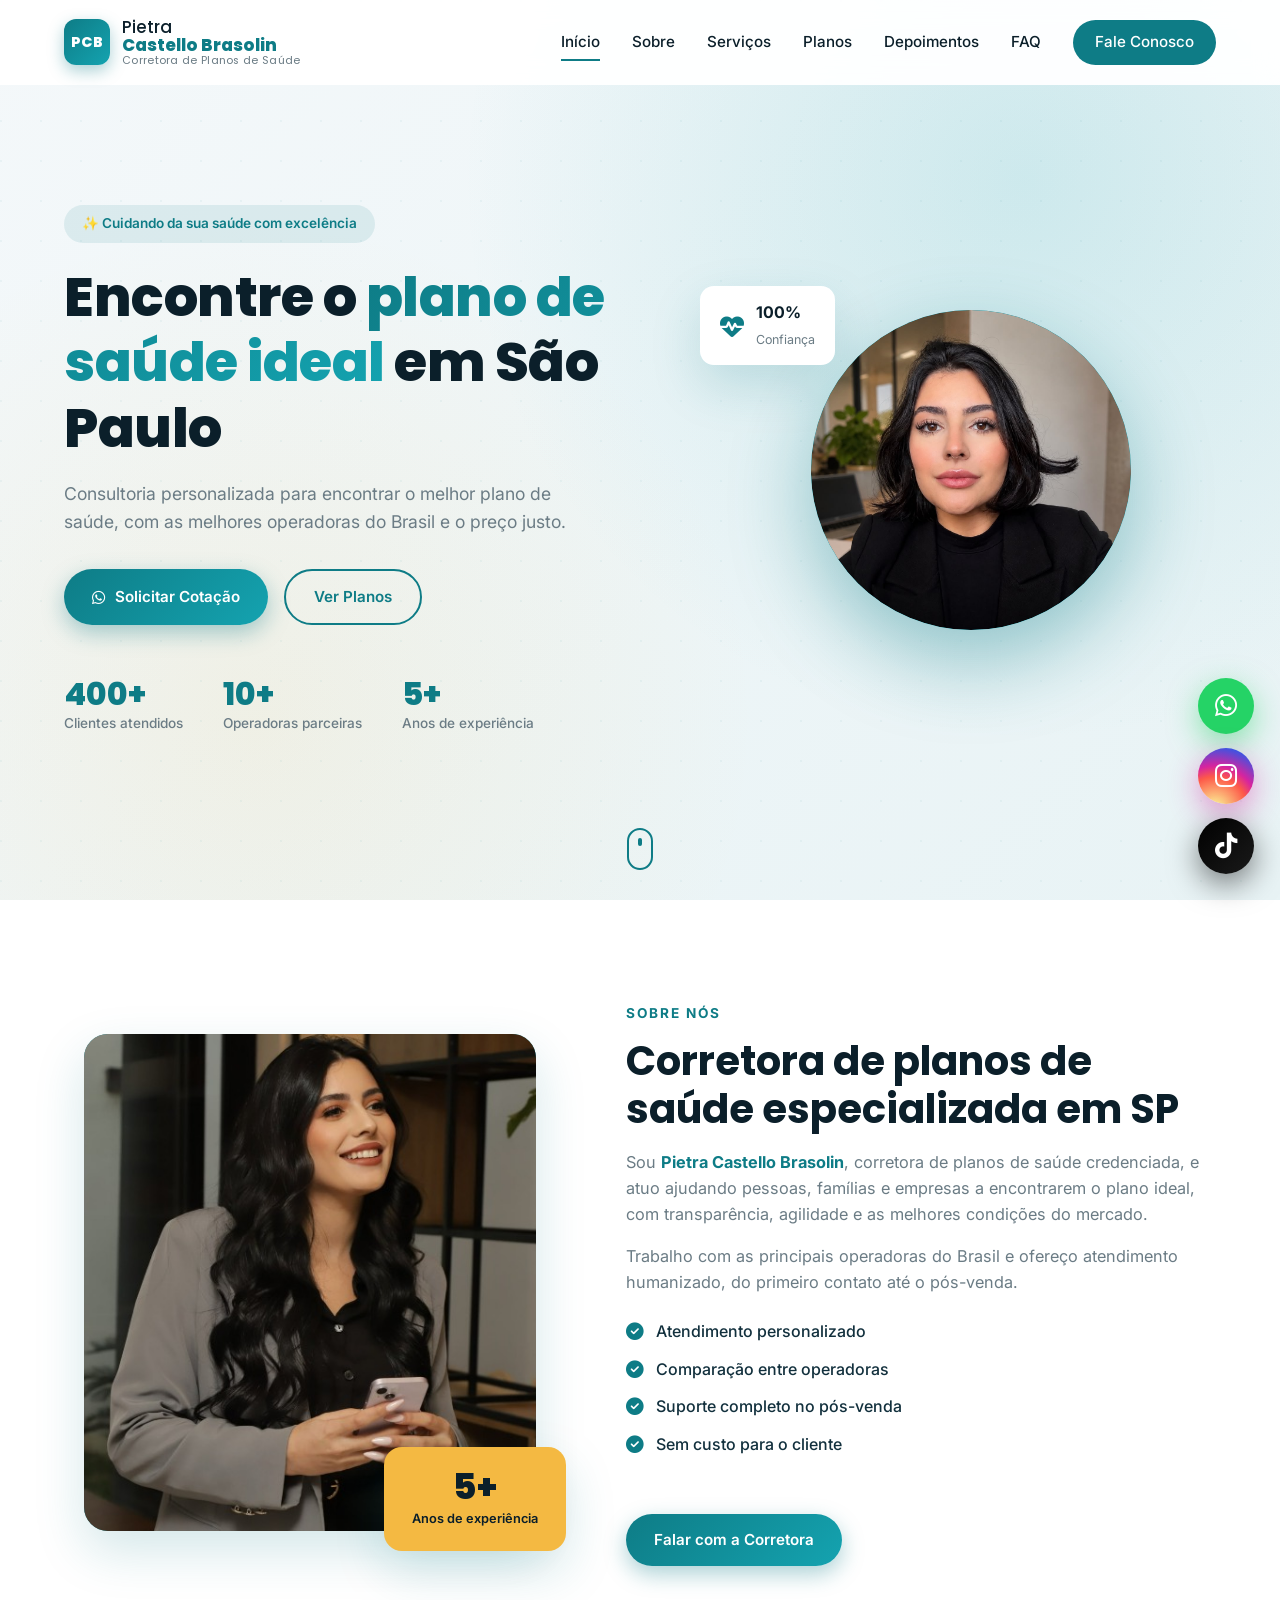
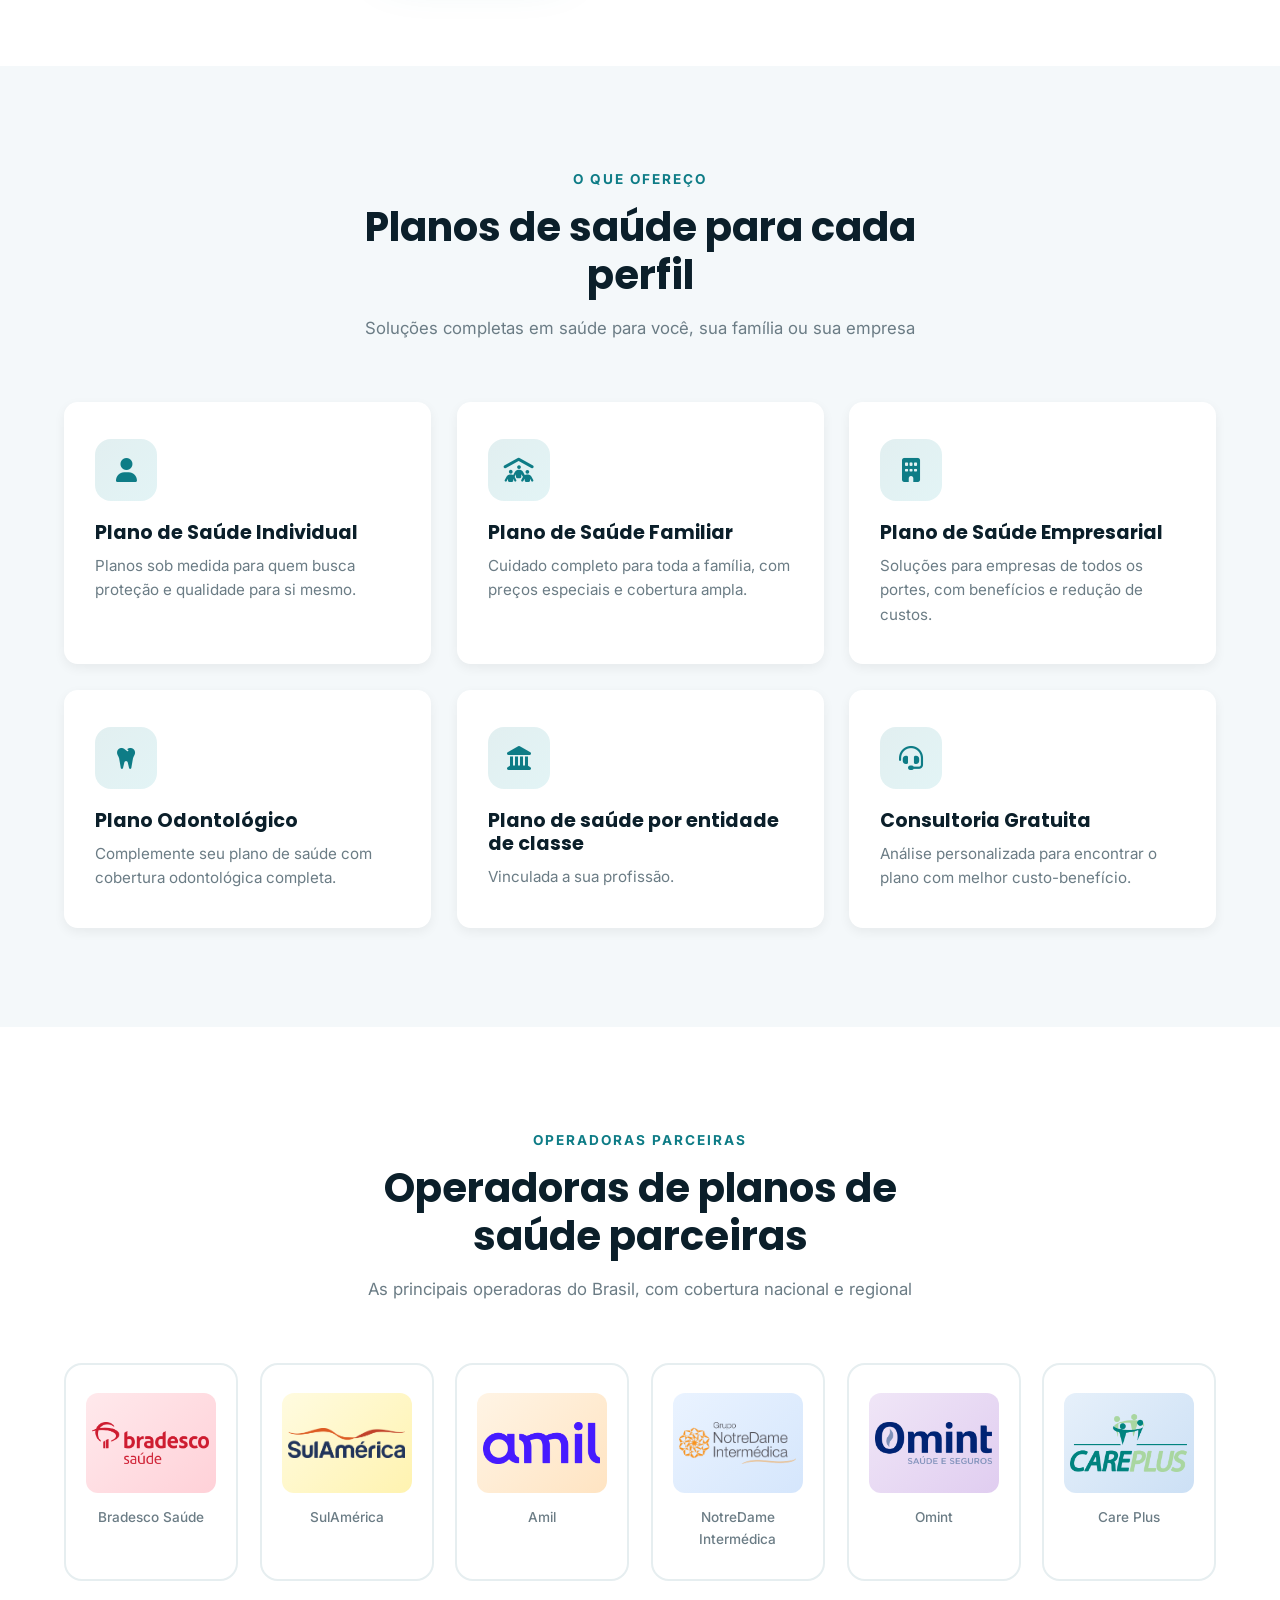
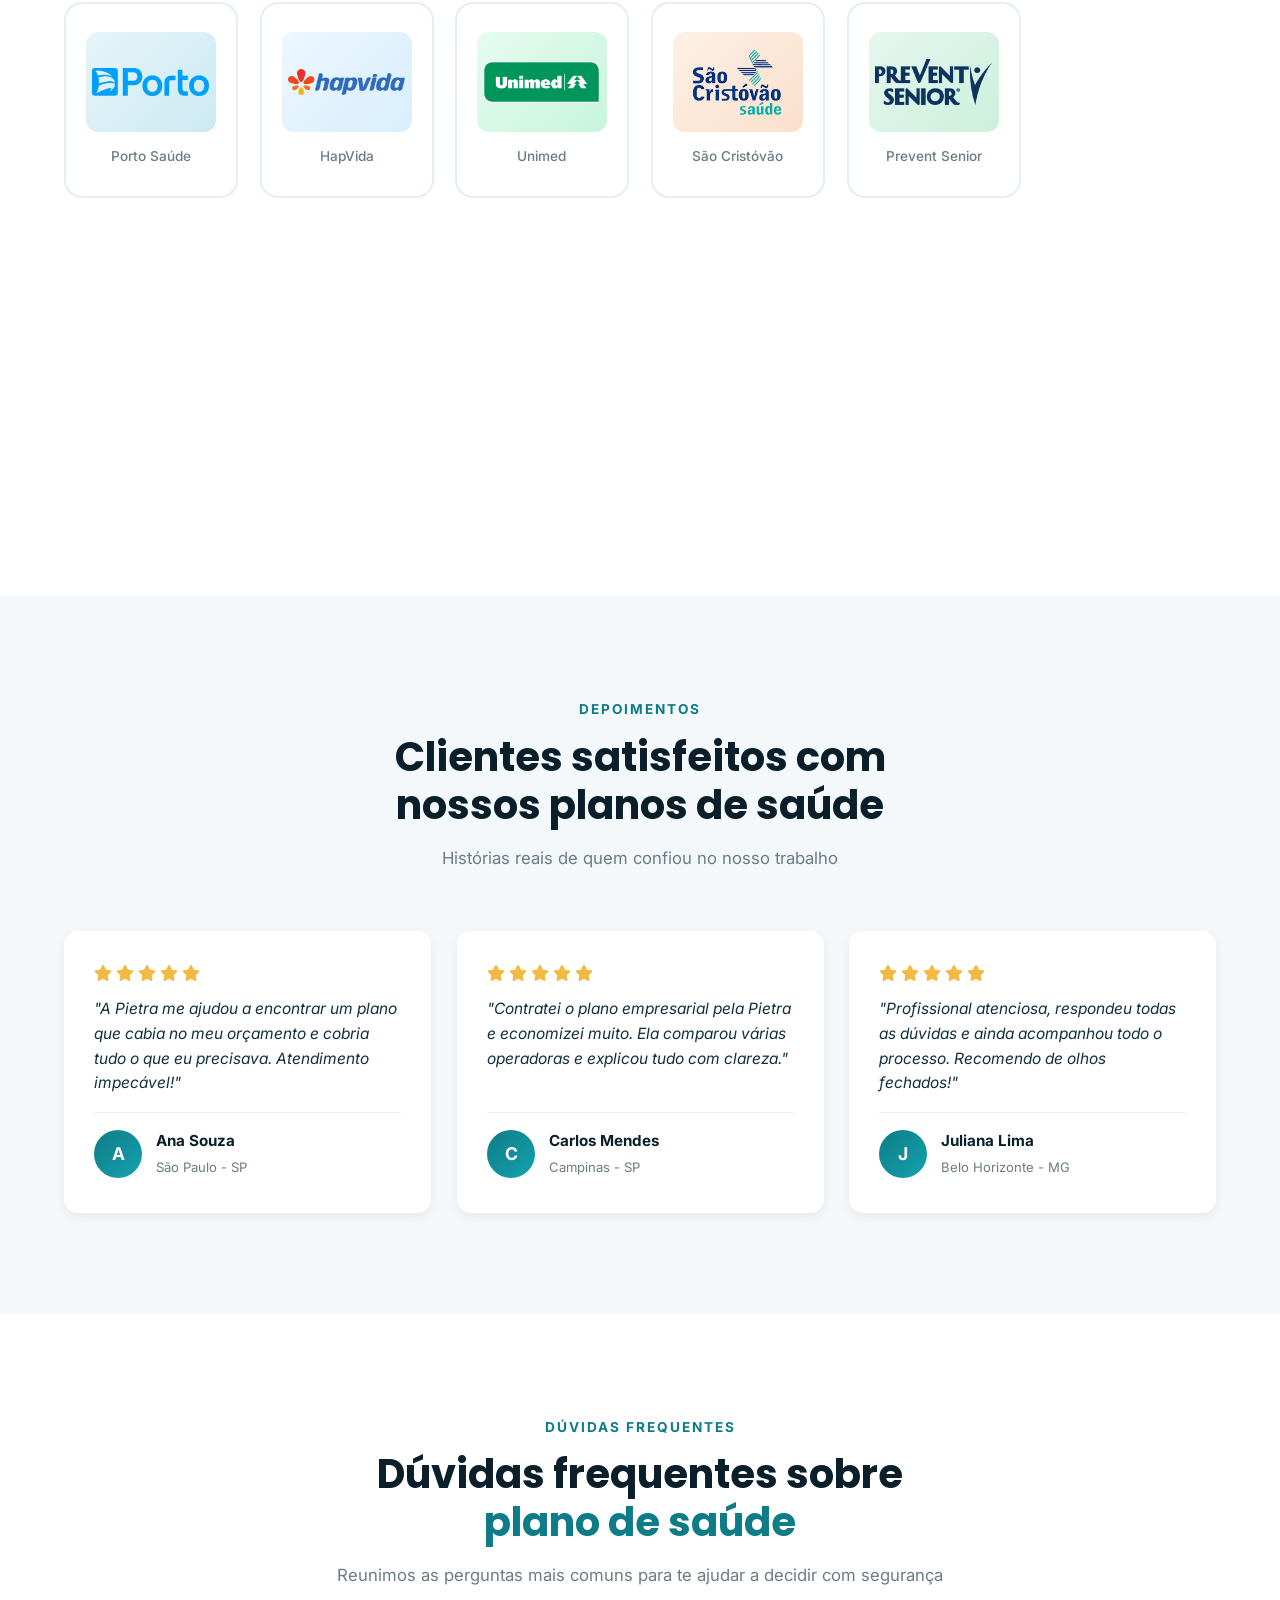
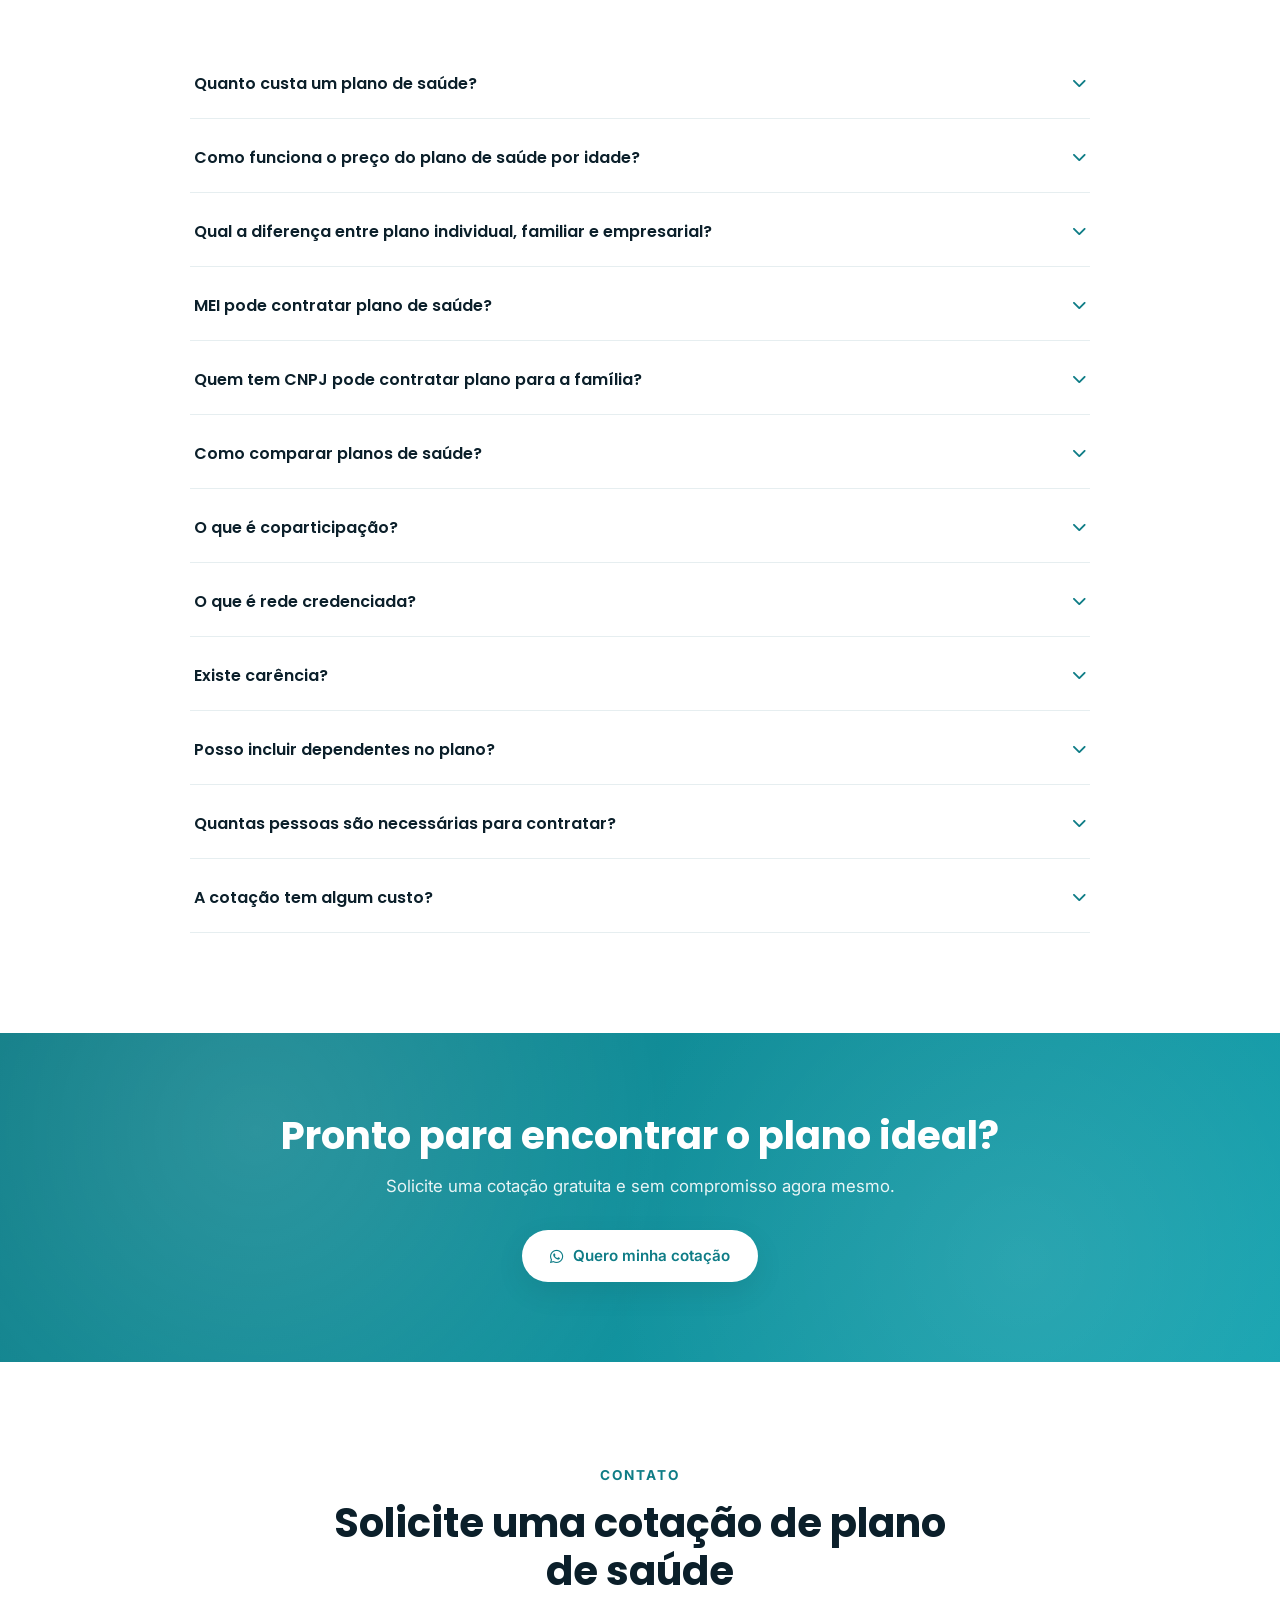
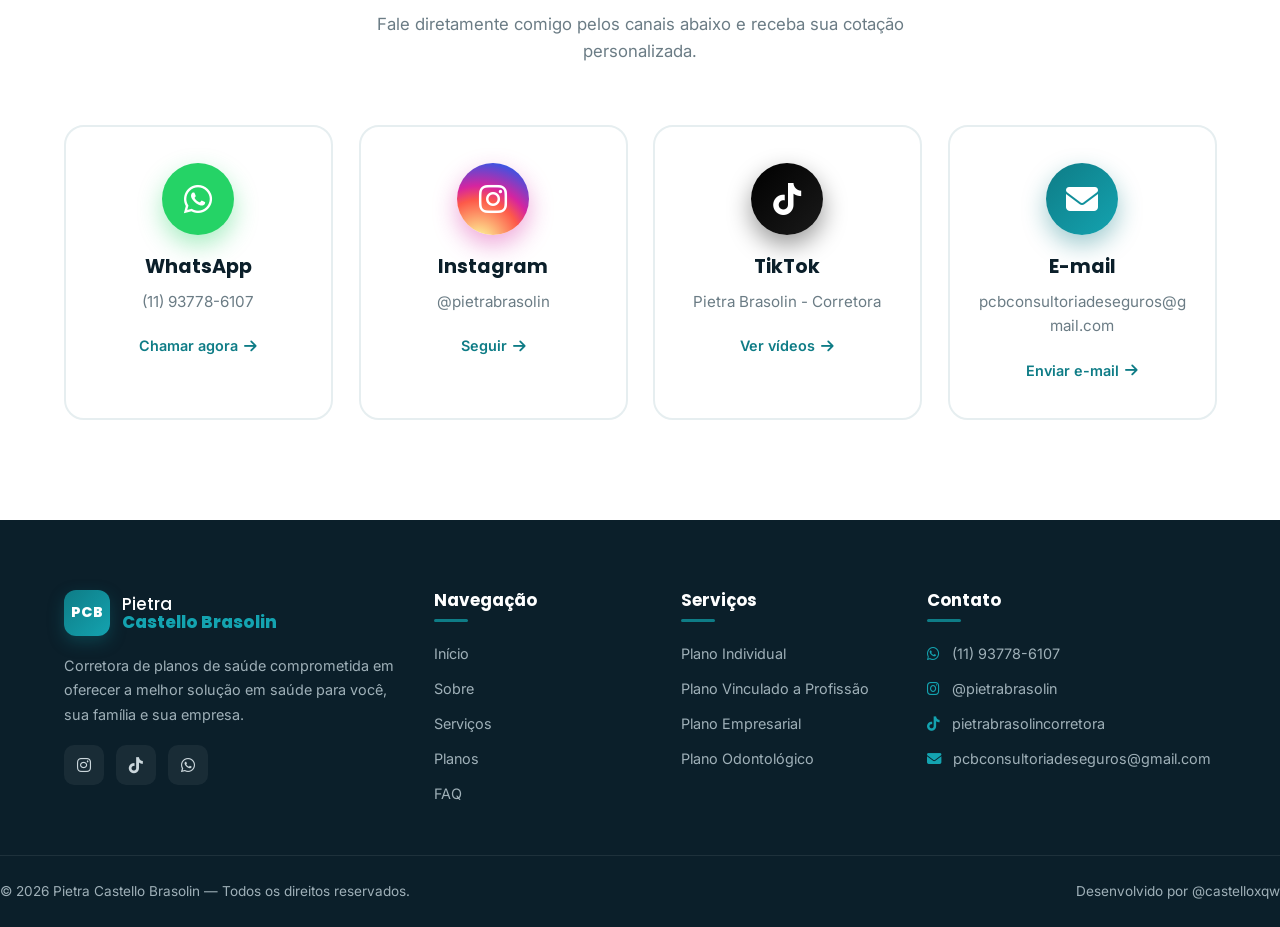
<file: index.html>
<!DOCTYPE html>
<html lang="pt-BR">
<head>
  <!-- =========================================================
       METAS BÁSICAS
  ========================================================= -->
  <meta charset="UTF-8" />
  <meta name="viewport" content="width=device-width, initial-scale=1.0" />
  <meta http-equiv="X-UA-Compatible" content="IE=edge" />

  <!-- =========================================================
       SEO PRINCIPAL — TITLE
  ========================================================= -->
  <title>Corretora de Planos de Saúde em SP | Pietra Castello Brasolin</title>

  <!-- =========================================================
       SEO PRINCIPAL — META DESCRIPTION
  ========================================================= -->
  <meta name="description" content="Corretora de planos de saúde em São Paulo. Planos individuais, familiares e empresariais com Bradesco, SulAmérica, Amil, NotreDame, Hapvida, Unimed, Omint, Care Plus, Porto Saúde e mais. Cotação gratuita!" />

  <!-- =========================================================
       SEO — PALAVRAS-CHAVE SECUNDÁRIAS
  ========================================================= -->
  <meta name="keywords" content="corretora de planos de saúde, plano de saúde São Paulo, plano de saúde individual, plano de saúde familiar, plano de saúde empresarial, Bradesco Saúde, SulAmérica, Amil, NotreDame Intermédica, Hapvida, Unimed, Omint, Care Plus, Porto Saúde, São Cristóvão Saúde, Prevent Senior, Alice Saúde, Sami Saúde, CUIDAR.ME" />

  <!-- =========================================================
       SEO — AUTOR E INDEXAÇÃO
  ========================================================= -->
  <meta name="author" content="Pietra Castello Brasolin" />
  <meta name="robots" content="index, follow, max-image-preview:large, max-snippet:-1, max-video-preview:-1" />

  <!-- =========================================================
       SEO — CANONICAL
  ========================================================= -->
  <link rel="canonical" href="https://www.pietrabrasolin.com.br/" />

  <!-- =========================================================
       GOOGLE SEARCH CONSOLE — VERIFICAÇÃO
  ========================================================= -->
  <meta name="google-site-verification" content="Bf2ejyOPigHtkQplKNEu5atvRor51Tu3UY6ME_SQdag" />

  <!-- =========================================================
       OPEN GRAPH
  ========================================================= -->
  <meta property="og:type" content="website" />
  <meta property="og:site_name" content="Pietra Castello Brasolin" />
  <meta property="og:title" content="Corretora de Planos de Saúde em SP | Pietra Castello Brasolin" />
  <meta property="og:description" content="Planos individuais, familiares e empresariais com as melhores operadoras do Brasil. Cotação gratuita e sem compromisso." />
  <meta property="og:url" content="https://www.pietrabrasolin.com.br/" />
  <meta property="og:image" content="https://www.pietrabrasolin.com.br/pietra.jpg" />
  <meta property="og:image:width" content="1200" />
  <meta property="og:image:height" content="630" />
  <meta property="og:image:alt" content="Pietra Castello Brasolin — Corretora de Planos de Saúde em São Paulo" />
  <meta property="og:locale" content="pt_BR" />

  <!-- =========================================================
       TWITTER CARD
  ========================================================= -->
  <meta name="twitter:card" content="summary_large_image" />
  <meta name="twitter:title" content="Corretora de Planos de Saúde em SP | Pietra Castello Brasolin" />
  <meta name="twitter:description" content="Planos individuais, familiares e empresariais com as melhores operadoras. Cotação gratuita." />
  <meta name="twitter:image" content="https://www.pietrabrasolin.com.br/pietra.jpg" />

  <!-- =========================================================
       SEO LOCAL (São Paulo)
  ========================================================= -->
  <meta name="geo.region" content="BR-SP" />
  <meta name="geo.placename" content="São Paulo" />
  <meta name="geo.position" content="-23.5505;-46.6333" />
  <meta name="ICBM" content="-23.5505, -46.6333" />

  <!-- =========================================================
       FAVICON
  ========================================================= -->
 

<link rel="icon" href="data:image/svg+xml,%3Csvg xmlns='http://www.w3.org/2000/svg' viewBox='0 0 100 100'%3E%3Ctext x='50' y='62' font-family='Arial,Helvetica,sans-serif' font-size='38' font-weight='800' fill='%230e7c86' text-anchor='middle' letter-spacing='-1'%3EPCB%3C/text%3E%3C/svg%3E" />
<link rel="apple-touch-icon" href="data:image/svg+xml,%3Csvg xmlns='http://www.w3.org/2000/svg' viewBox='0 0 100 100'%3E%3Ctext x='50' y='62' font-family='Arial,Helvetica,sans-serif' font-size='38' font-weight='800' fill='%230e7c86' text-anchor='middle' letter-spacing='-1'%3EPCB%3C/text%3E%3C/svg%3E" />

  <!-- =========================================================
       GOOGLE ANALYTICS 4 (GA4)
  ========================================================= -->
  <script async src="https://www.googletagmanager.com/gtag/js?id=G-GLKDNMKSP0"></script>
  <script>
    window.dataLayer = window.dataLayer || [];
    function gtag(){dataLayer.push(arguments);}
    gtag('js', new Date());
    gtag('config', 'G-GLKDNMKSP0');
  </script>

  <!-- =========================================================
       FONTES — Google Fonts
  ========================================================= -->
  <link rel="preconnect" href="https://fonts.googleapis.com" />
  <link rel="preconnect" href="https://fonts.gstatic.com" crossorigin />
  <link
    href="https://fonts.googleapis.com/css2?family=Inter:wght@300;400;500;600;700&family=Poppins:wght@500;600;700;800&display=swap"
    rel="stylesheet"
  />

  <!-- =========================================================
       ÍCONES — Font Awesome
  ========================================================= -->
  <link
    rel="stylesheet"
    href="https://cdnjs.cloudflare.com/ajax/libs/font-awesome/6.5.0/css/all.min.css"
  />

  <!-- =========================================================
       CSS PRÓPRIO
  ========================================================= -->
  <link rel="stylesheet" href="css/style.css" />

  <!-- =========================================================
       SCHEMA.ORG — DADOS ESTRUTURADOS (JSON-LD)
  ========================================================= -->
  <script type="application/ld+json">
  {
    "@context": "https://schema.org",
    "@type": "InsuranceAgency",
    "name": "Pietra Castello Brasolin — Corretora de Planos de Saúde",
    "alternateName": "Pietra Brasolin Planos de Saúde",
    "description": "Corretora de planos de saúde em São Paulo. Planos individuais, familiares e empresariais com Bradesco, SulAmérica, Amil, NotreDame, Hapvida, Unimed, Omint, Care Plus, Porto Saúde e mais.",
    "url": "https://www.pietrabrasolin.com.br/",
    "logo": "https://www.pietrabrasolin.com.br/favicon.png",
    "image": "https://www.pietrabrasolin.com.br/pietra.jpg",
    "telephone": "+55-11-93778-6107",
    "priceRange": "$$",
    "address": {
      "@type": "PostalAddress",
      "addressLocality": "São Paulo",
      "addressRegion": "SP",
      "addressCountry": "BR"
    },
    "areaServed": {
      "@type": "City",
      "name": "São Paulo"
    },
    "openingHoursSpecification": {
      "@type": "OpeningHoursSpecification",
      "dayOfWeek": ["Monday", "Tuesday", "Wednesday", "Thursday", "Friday"],
      "opens": "09:00",
      "closes": "18:00"
    },
    "sameAs": [
      "https://www.instagram.com/pietrabrasolin",
      "https://www.tiktok.com/@pietrabrasolincorretora"
    ],
    "contactPoint": {
      "@type": "ContactPoint",
      "telephone": "+55-11-93778-6107",
      "contactType": "customer service",
      "availableLanguage": "Portuguese"
    },
    "hasOfferCatalog": {
      "@type": "OfferCatalog",
      "name": "Planos de Saúde",
      "itemListElement": [
        { "@type": "Offer", "itemOffered": { "@type": "Service", "name": "Plano de Saúde Individual" } },
        { "@type": "Offer", "itemOffered": { "@type": "Service", "name": "Plano de Saúde Familiar" } },
        { "@type": "Offer", "itemOffered": { "@type": "Service", "name": "Plano de Saúde Empresarial" } },
        { "@type": "Offer", "itemOffered": { "@type": "Service", "name": "Plano Odontológico" } },
        { "@type": "Offer", "itemOffered": { "@type": "Service", "name": "Plano Materno Infantil" } }
      ]
    }
  }
  </script>

  <!-- =========================================================
       SCHEMA.ORG — FAQ (perguntas frequentes)
  ========================================================= -->
  <script type="application/ld+json">
  {
    "@context": "https://schema.org",
    "@type": "FAQPage",
    "mainEntity": [
      {
        "@type": "Question",
        "name": "Quanto custa um plano de saúde?",
        "acceptedAnswer": {
          "@type": "Answer",
          "text": "O valor varia conforme a operadora, a faixa etária, o tipo de cobertura e o tipo de plano (individual, familiar ou empresarial). Como corretora, faço uma cotação personalizada e gratuita para você, comparando as melhores opções do mercado."
        }
      },
      {
        "@type": "Question",
        "name": "Como funciona o preço do plano de saúde por idade?",
        "acceptedAnswer": {
          "@type": "Answer",
          "text": "Os planos de saúde possuem faixas etárias definidas pela ANS. O valor aumenta conforme a idade do beneficiário, com reajustes em faixas específicas (0-18, 19-23, 24-28, 29-33, 34-38, 39-43, 44-48, 49-53, 54-58 e 59+)."
        }
      },
      {
        "@type": "Question",
        "name": "Qual a diferença entre plano individual, familiar e empresarial?",
        "acceptedAnswer": {
          "@type": "Answer",
          "text": "O plano individual é contratado por uma pessoa. O familiar cobre o titular e seus dependentes. O empresarial é contratado via CNPJ e costuma ter preços mais acessíveis, mas exige vínculo empregatício ou ser sócio da empresa."
        }
      },
      {
        "@type": "Question",
        "name": "MEI pode contratar plano de saúde?",
        "acceptedAnswer": {
          "@type": "Answer",
          "text": "Sim! O MEI pode contratar planos empresariais a partir de 2 vidas (titular + 1 dependente). É uma das formas mais econômicas de ter um plano de saúde com boa cobertura."
        }
      },
      {
        "@type": "Question",
        "name": "Quem tem CNPJ pode contratar plano para a família?",
        "acceptedAnswer": {
          "@type": "Answer",
          "text": "Sim. Empresários, sócios e MEIs podem incluir familiares como dependentes no plano empresarial, desde que respeitem as regras da operadora (grau de parentesco e número mínimo de vidas)."
        }
      },
      {
        "@type": "Question",
        "name": "Como comparar planos de saúde?",
        "acceptedAnswer": {
          "@type": "Answer",
          "text": "É importante comparar: rede credenciada (hospitais e laboratórios), tipo de acomodação (enfermaria ou apartamento), abrangência (regional ou nacional), coparticipação, reembolso e valor mensal. Como corretora, faço essa comparação para você."
        }
      },
      {
        "@type": "Question",
        "name": "O que é coparticipação?",
        "acceptedAnswer": {
          "@type": "Answer",
          "text": "É quando você paga uma parte do valor de consultas e exames sempre que utiliza o plano. Em troca, a mensalidade costuma ser mais barata. Ideal para quem usa pouco o plano."
        }
      },
      {
        "@type": "Question",
        "name": "O que é rede credenciada?",
        "acceptedAnswer": {
          "@type": "Answer",
          "text": "É o conjunto de hospitais, clínicas, laboratórios e médicos conveniados com a operadora. Antes de contratar, é essencial verificar se os hospitais que você quer usar fazem parte da rede."
        }
      },
      {
        "@type": "Question",
        "name": "Existe carência?",
        "acceptedAnswer": {
          "@type": "Answer",
          "text": "Sim, planos novos geralmente têm carência para consultas, exames, internações e parto. Em alguns casos, é possível reduzir ou isentar a carência com promoções da operadora ou portabilidade de outro plano."
        }
      },
      {
        "@type": "Question",
        "name": "Posso incluir dependentes no plano?",
        "acceptedAnswer": {
          "@type": "Answer",
          "text": "Sim. Cônjuge, filhos, enteados e, em alguns casos, pais podem ser incluídos como dependentes, desde que respeitadas as regras da operadora e do tipo de plano contratado."
        }
      },
      {
        "@type": "Question",
        "name": "Quantas pessoas são necessárias para contratar?",
        "acceptedAnswer": {
          "@type": "Answer",
          "text": "Depende do tipo de plano. Planos individuais não exigem mínimo. Planos empresariais geralmente exigem a partir de 2 vidas (titular + 1 dependente), mas algumas operadoras aceitam MEI com apenas 1 vida."
        }
      },
      {
        "@type": "Question",
        "name": "A cotação tem algum custo?",
        "acceptedAnswer": {
          "@type": "Answer",
          "text": "Não! A cotação é 100% gratuita e sem compromisso. Como corretora, sou remunerada pela operadora quando você contrata, então você não paga nada a mais por isso."
        }
      }
    ]
  }
  </script>
</head>

<body>

  <!-- =========================================================
       HEADER / NAVBAR
  ========================================================= -->
  <header class="navbar" id="navbar">
    <div class="container nav-container">
      <a href="#home" class="logo" aria-label="Ir para o início">
        <span class="logo-mark">PCB</span>
        <span class="logo-text">
          Pietra <strong>Castello Brasolin</strong>
          <small>Corretora de Planos de Saúde</small>
        </span>
      </a>

      <nav class="nav-links" id="navLinks" aria-label="Menu principal">
        <a href="#home" class="active">Início</a>
        <a href="#sobre">Sobre</a>
        <a href="#servicos">Serviços</a>
        <a href="#planos">Planos</a>
        <a href="#depoimentos">Depoimentos</a>
        <a href="#faq">FAQ</a>
        <a href="#contato" class="btn-nav">Fale Conosco</a>
      </nav>

      <button class="menu-toggle" id="menuToggle" aria-label="Abrir menu">
        <i class="fa-solid fa-bars"></i>
      </button>
    </div>
  </header>

  <!-- =========================================================
       HERO
  ========================================================= -->
  <section class="hero" id="home">
    <div class="hero-overlay"></div>
    <div class="container hero-content">
      <div class="hero-text">
        <span class="badge reveal" data-anim="fade-up">✨ Cuidando da sua saúde com excelência</span>

        <h1 class="reveal" data-anim="fade-up" data-delay="100">
          Encontre o <span>plano de saúde ideal</span> em São Paulo
        </h1>

        <p class="reveal" data-anim="fade-up" data-delay="200">
          Consultoria personalizada para encontrar o melhor plano de saúde,
          com as melhores operadoras do Brasil e o preço justo.
        </p>

        <div class="hero-buttons reveal" data-anim="fade-up" data-delay="300">
          <a href="#contato" class="btn btn-primary" aria-label="Solicitar cotação de plano de saúde">
            <i class="fa-brands fa-whatsapp"></i> Solicitar Cotação
          </a>
          <a href="#planos" class="btn btn-outline">Ver Planos</a>
        </div>

        <div class="hero-stats reveal" data-anim="fade-up" data-delay="400">
          <div class="stat">
            <h3 data-count="400">0</h3>
            <p>Clientes atendidos</p>
          </div>
          <div class="stat">
            <h3 data-count="10">0</h3>
            <p>Operadoras parceiras</p>
          </div>
          <div class="stat">
            <h3 data-count="5">0</h3>
            <p>Anos de experiência</p>
          </div>
        </div>
      </div>

      <div class="hero-image reveal" data-anim="zoom-in" data-delay="200">
        <div class="floating-card card-1">
          <i class="fa-solid fa-heart-pulse"></i>
        <!--<div>
            <strong>500</strong>
            <span>Vidas cuidadas</span>
          </div>
        </div>
        
        <div class="floating-card card-2">
          <i class="fa-solid fa-shield-heart"></i>
          -->  
          <div>
            <strong>100%</strong>
            <span>Confiança</span>
          </div>
        </div>
        <div class="hero-circle">
          <img src="pietra-hero.jpg"
               alt="Pietra Castello Brasolin, corretora de planos de saúde em São Paulo"
               fetchpriority="high" />
        </div>
      </div>
    </div>

    <div class="scroll-down">
      <span></span>
    </div>
  </section>

  <!-- =========================================================
       SOBRE
  ========================================================= -->
  <section class="section sobre" id="sobre">
    <div class="container sobre-grid">
      <div class="sobre-image reveal" data-anim="fade-right">
        <div class="image-frame">
          <div class="image-placeholder">
            <img src="pietra.jpg"
                 alt="Pietra Castello Brasolin, especialista em planos de saúde individuais, familiares e empresariais"
                 loading="lazy" />
          </div>
          <div class="experience-badge">
            <h2>5+</h2>
            <p>Anos de experiência</p>
          </div>
        </div>
      </div>

      <div class="sobre-text">
        <span class="section-tag reveal" data-anim="fade-left">Sobre Nós</span>
        <h2 class="reveal" data-anim="fade-left" data-delay="100">
          Corretora de planos de saúde especializada em SP
        </h2>
        <p class="reveal" data-anim="fade-left" data-delay="200">
          Sou <strong>Pietra Castello Brasolin</strong>, corretora de planos de saúde
          credenciada, e atuo ajudando pessoas, famílias e empresas a
          encontrarem o plano ideal, com transparência, agilidade e as
          melhores condições do mercado.
        </p>
        <p class="reveal" data-anim="fade-left" data-delay="300">
          Trabalho com as principais operadoras do Brasil e ofereço
          atendimento humanizado, do primeiro contato até o pós-venda.
        </p>

        <ul class="sobre-list">
          <li class="reveal" data-anim="fade-left" data-delay="400">
            <i class="fa-solid fa-circle-check"></i> Atendimento personalizado
          </li>
          <li class="reveal" data-anim="fade-left" data-delay="450">
            <i class="fa-solid fa-circle-check"></i> Comparação entre operadoras
          </li>
          <li class="reveal" data-anim="fade-left" data-delay="500">
            <i class="fa-solid fa-circle-check"></i> Suporte completo no pós-venda
          </li>
          <li class="reveal" data-anim="fade-left" data-delay="550">
            <i class="fa-solid fa-circle-check"></i> Sem custo para o cliente
          </li>
        </ul>

        <a href="#contato" class="btn btn-primary reveal" data-anim="fade-up" data-delay="600">
          Falar com a Corretora
        </a>
      </div>
    </div>
  </section>

  <!-- =========================================================
       SERVIÇOS
  ========================================================= -->
  <section class="section servicos" id="servicos">
    <div class="container">
      <div class="section-header">
        <span class="section-tag reveal" data-anim="fade-up">O que ofereço</span>
        <h2 class="reveal" data-anim="fade-up" data-delay="100">Planos de saúde para cada perfil</h2>
        <p class="reveal" data-anim="fade-up" data-delay="200">
          Soluções completas em saúde para você, sua família ou sua empresa
        </p>
      </div>

      <div class="servicos-grid">
        <div class="servico-card reveal" data-anim="fade-up">
          <div class="icon-box"><i class="fa-solid fa-user"></i></div>
          <h3>Plano de Saúde Individual</h3>
          <p>Planos sob medida para quem busca proteção e qualidade para si mesmo.</p>
        </div>

        <div class="servico-card reveal" data-anim="fade-up">
          <div class="icon-box"><i class="fa-solid fa-people-roof"></i></div>
          <h3>Plano de Saúde Familiar</h3>
          <p>Cuidado completo para toda a família, com preços especiais e cobertura ampla.</p>
        </div>

        <div class="servico-card reveal" data-anim="fade-up">
          <div class="icon-box"><i class="fa-solid fa-building"></i></div>
          <h3>Plano de Saúde Empresarial</h3>
          <p>Soluções para empresas de todos os portes, com benefícios e redução de custos.</p>
        </div>

        <div class="servico-card reveal" data-anim="fade-up">
          <div class="icon-box"><i class="fa-solid fa-tooth"></i></div>
          <h3>Plano Odontológico</h3>
          <p>Complemente seu plano de saúde com cobertura odontológica completa.</p>
        </div>

        <div class="servico-card reveal" data-anim="fade-up">
          <div class="icon-box"><i class="fa-solid fa-landmark"></i></div>
          <h3>Plano de saúde por entidade de classe</h3>
          <p>Vinculada a sua profissão.</p>
        </div>

        <div class="servico-card reveal" data-anim="fade-up">
          <div class="icon-box"><i class="fa-solid fa-headset"></i></div>
          <h3>Consultoria Gratuita</h3>
          <p>Análise personalizada para encontrar o plano com melhor custo-benefício.</p>
        </div>
      </div>
    </div>
  </section>

  <!-- =========================================================
       OPERADORAS + PLANOS
  ========================================================= -->
  <section class="section operadoras" id="planos">
    <div class="container">
      <div class="section-header">
        <span class="section-tag reveal" data-anim="fade-up">Operadoras parceiras</span>
        <h2 class="reveal" data-anim="fade-up" data-delay="100">Operadoras de planos de saúde parceiras</h2>
        <p class="reveal" data-anim="fade-up" data-delay="200">
          As principais operadoras do Brasil, com cobertura nacional e regional
        </p>
      </div>

      <div class="operadoras-grid">

        <!-- 1. Bradesco Saúde -->
        <div class="operadora-card reveal" data-anim="fade-up">
          <div class="operadora-logo bradesco">
            <img src="logos/logobradesco.png" alt="Logo Bradesco Saúde — plano de saúde">
          </div>
          <p>Bradesco Saúde</p>
        </div>

        <!-- 2. SulAmérica -->
        <div class="operadora-card reveal" data-anim="fade-up">
          <div class="operadora-logo sulamerica">
            <img src="logos/logosulamerica.png" alt="Logo SulAmérica — plano de saúde">
          </div>
          <p>SulAmérica</p>
        </div>

        <!-- 3. Amil -->
        <div class="operadora-card reveal" data-anim="fade-up">
          <div class="operadora-logo amil">
            <img src="logos/logoamil.png" alt="Logo Amil — plano de saúde">
          </div>
          <p>Amil</p>
        </div>

        <!-- 4. NotreDame Intermédica -->
        <div class="operadora-card reveal" data-anim="fade-up">
          <div class="operadora-logo notredame">
            <img src="logos/logonotredame.png" alt="Logo NotreDame Intermédica — plano de saúde">
          </div>
          <p>NotreDame Intermédica</p>
        </div>

        <!-- 5. Omint -->
        <div class="operadora-card reveal" data-anim="fade-up">
          <div class="operadora-logo omint">
            <img src="logos/logoomint.png" alt="Logo Omint — plano de saúde">
          </div>
          <p>Omint</p>
        </div>

        <!-- 6. Care Plus -->
        <div class="operadora-card reveal" data-anim="fade-up">
          <div class="operadora-logo careplus">
            <img src="logos/logocareplus.png" alt="Logo Care Plus — plano de saúde">
          </div>
          <p>Care Plus</p>
        </div>

        <!-- 7. Porto Saúde -->
        <div class="operadora-card reveal" data-anim="fade-up">
          <div class="operadora-logo porto">
            <img src="logos/logoporto.png" alt="Logo Porto Saúde — plano de saúde">
          </div>
          <p>Porto Saúde</p>
        </div>

        <!-- 8. Hapvida -->
        <div class="operadora-card reveal" data-anim="fade-up">
          <div class="operadora-logo hapvida">
            <img src="logos/logohapvida.png" alt="Logo Hapvida — plano de saúde">
          </div>
          <p>HapVida</p>
        </div>

        <!-- 9. Unimed -->
        <div class="operadora-card reveal" data-anim="fade-up">
          <div class="operadora-logo unimed">
            <img src="logos/logounimed.png" alt="Logo Unimed — plano de saúde">
          </div>
          <p>Unimed</p>
        </div>

        <!-- 10. São Cristóvão Saúde -->
        <div class="operadora-card reveal" data-anim="fade-up">
          <div class="operadora-logo saocristovao">
            <img src="logos/logosaocristovao.png" alt="Logo São Cristóvão Saúde — plano de saúde">
          </div>
          <p>São Cristóvão</p>
        </div>

        <!-- 11. Prevent Senior -->
        <div class="operadora-card reveal" data-anim="fade-up">
          <div class="operadora-logo preventsenior">
            <img src="logos/logopreventsenior.png" alt="Logo Prevent Senior — plano de saúde">
          </div>
          <p>Prevent Senior</p>
        </div>

        <!-- 12. Alice Saúde -->
        <div class="operadora-card reveal" data-anim="fade-up">
          <div class="operadora-logo alice">
            <img src="logos/logoalice.png" alt="Logo Alice Saúde — plano de saúde">
          </div>
          <p>Alice</p>
        </div>

        <!-- 13. Sami Saúde -->
        <div class="operadora-card reveal" data-anim="fade-up">
          <div class="operadora-logo sami">
            <img src="logos/logosami.png" alt="Logo Sami Saúde — plano de saúde">
          </div>
          <p>Sami Saúde</p>
        </div>

        <!-- 14. seguros unimed -->
        <div class="operadora-card reveal" data-anim="fade-up">
          <div class="operadora-logo cuidarme">
            <img src="logos/logosegurosunimed.png" alt="Logo seguros unimed — plano de saúde">
          </div>
          <p>Seguros Unimed</p>
        </div>

      </div>

      <!-- Planos Básico / Intermediário / Premium (desativado)
      <div class="planos-wrap">
        <div class="planos-grid">
          <div class="plano-card reveal" data-anim="fade-up">
            <div class="plano-header">
              <h3>Plano Básico</h3>
              <p>Ideal para quem busca economia</p>
            </div>
            <div class="plano-body">
              <ul>
                <li><i class="fa-solid fa-check"></i> Consultas ilimitadas</li>
                <li><i class="fa-solid fa-check"></i> Exames básicos</li>
                <li><i class="fa-solid fa-check"></i> Internação</li>
                <li><i class="fa-solid fa-check"></i> Rede regional</li>
              </ul>
            </div>
            <a href="#contato" class="btn btn-outline full">Solicitar Cotação</a>
          </div>

          <div class="plano-card destaque reveal" data-anim="zoom-in">
            <span class="tag-popular">Mais procurado</span>
            <div class="plano-header">
              <h3>Plano Intermediário</h3>
              <p>Melhor custo-benefício</p>
            </div>
            <div class="plano-body">
              <ul>
                <li><i class="fa-solid fa-check"></i> Consultas ilimitadas</li>
                <li><i class="fa-solid fa-check"></i> Exames completos</li>
                <li><i class="fa-solid fa-check"></i> Internação com apartamento</li>
                <li><i class="fa-solid fa-check"></i> Rede nacional</li>
                <li><i class="fa-solid fa-check"></i> Reembolso parcial</li>
              </ul>
            </div>
            <a href="#contato" class="btn btn-primary full">Solicitar Cotação</a>
          </div>

          <div class="plano-card reveal" data-anim="fade-up">
            <div class="plano-header">
              <h3>Plano Premium</h3>
              <p>Cobertura completa</p>
            </div>
            <div class="plano-body">
              <ul>
                <li><i class="fa-solid fa-check"></i> Todos os benefícios</li>
                <li><i class="fa-solid fa-check"></i> Rede referenciada top</li>
                <li><i class="fa-solid fa-check"></i> Reembolso total</li>
                <li><i class="fa-solid fa-check"></i> Atendimento VIP</li>
                <li><i class="fa-solid fa-check"></i> Check-up anual</li>
              </ul>
            </div>
            <a href="#contato" class="btn btn-outline full">Solicitar Cotação</a>
          </div>
        </div>
      </div>
      -->
    </div>
  </section>

  <!-- =========================================================
       DEPOIMENTOS
  ========================================================= -->
  <section class="section depoimentos" id="depoimentos">
    <div class="container">
      <div class="section-header">
        <span class="section-tag reveal" data-anim="fade-up">Depoimentos</span>
        <h2 class="reveal" data-anim="fade-up" data-delay="100">Clientes satisfeitos com nossos planos de saúde</h2>
        <p class="reveal" data-anim="fade-up" data-delay="200">
          Histórias reais de quem confiou no nosso trabalho
        </p>
      </div>

      <div class="depoimentos-grid">
        <div class="depoimento-card reveal" data-anim="fade-up">
          <div class="stars">
            <i class="fa-solid fa-star"></i><i class="fa-solid fa-star"></i>
            <i class="fa-solid fa-star"></i><i class="fa-solid fa-star"></i>
            <i class="fa-solid fa-star"></i>
          </div>
          <p>"A Pietra me ajudou a encontrar um plano que cabia no meu orçamento e cobria tudo o que eu precisava. Atendimento impecável!"</p>
          <div class="cliente">
            <div class="avatar">A</div>
            <div><strong>Ana Souza</strong><span>São Paulo - SP</span></div>
          </div>
        </div>

        <div class="depoimento-card reveal" data-anim="fade-up">
          <div class="stars">
            <i class="fa-solid fa-star"></i><i class="fa-solid fa-star"></i>
            <i class="fa-solid fa-star"></i><i class="fa-solid fa-star"></i>
            <i class="fa-solid fa-star"></i>
          </div>
          <p>"Contratei o plano empresarial pela Pietra e economizei muito. Ela comparou várias operadoras e explicou tudo com clareza."</p>
          <div class="cliente">
            <div class="avatar">C</div>
            <div><strong>Carlos Mendes</strong><span>Campinas - SP</span></div>
          </div>
        </div>

        <div class="depoimento-card reveal" data-anim="fade-up">
          <div class="stars">
            <i class="fa-solid fa-star"></i><i class="fa-solid fa-star"></i>
            <i class="fa-solid fa-star"></i><i class="fa-solid fa-star"></i>
            <i class="fa-solid fa-star"></i>
          </div>
          <p>"Profissional atenciosa, respondeu todas as dúvidas e ainda acompanhou todo o processo. Recomendo de olhos fechados!"</p>
          <div class="cliente">
            <div class="avatar">J</div>
            <div><strong>Juliana Lima</strong><span>Belo Horizonte - MG</span></div>
          </div>
        </div>
      </div>
    </div>
  </section>

  <!-- =========================================================
       FAQ — Perguntas Frequentes (accordion)
  ========================================================= -->
  <section class="section faq" id="faq">
    <div class="container">
      <div class="section-header">
        <span class="section-tag reveal" data-anim="fade-up">Dúvidas frequentes</span>
        <h2 class="reveal" data-anim="fade-up" data-delay="100">
          Dúvidas frequentes sobre <span class="faq-highlight">plano de saúde</span>
        </h2>
        <p class="reveal" data-anim="fade-up" data-delay="200">
          Reunimos as perguntas mais comuns para te ajudar a decidir com segurança
        </p>
      </div>

      <div class="faq-list reveal" data-anim="fade-up">
        <!-- 1 -->
        <div class="faq-item">
          <button class="faq-question" aria-expanded="false">
            <span>Quanto custa um plano de saúde?</span>
            <i class="fa-solid fa-chevron-down"></i>
          </button>
          <div class="faq-answer">
            <p>O valor varia conforme a operadora, a faixa etária, o tipo de cobertura e o tipo de plano (individual, familiar ou empresarial). Como corretora, faço uma cotação personalizada e gratuita para você, comparando as melhores opções do mercado.</p>
          </div>
        </div>

        <!-- 2 -->
        <div class="faq-item">
          <button class="faq-question" aria-expanded="false">
            <span>Como funciona o preço do plano de saúde por idade?</span>
            <i class="fa-solid fa-chevron-down"></i>
          </button>
          <div class="faq-answer">
            <p>Os planos de saúde possuem faixas etárias definidas pela ANS. O valor aumenta conforme a idade do beneficiário, com reajustes em faixas específicas (0-18, 19-23, 24-28, 29-33, 34-38, 39-43, 44-48, 49-53, 54-58 e 59+).</p>
          </div>
        </div>

        <!-- 3 -->
        <div class="faq-item">
          <button class="faq-question" aria-expanded="false">
            <span>Qual a diferença entre plano individual, familiar e empresarial?</span>
            <i class="fa-solid fa-chevron-down"></i>
          </button>
          <div class="faq-answer">
            <p>O plano individual é contratado por uma pessoa. O familiar cobre o titular e seus dependentes. O empresarial é contratado via CNPJ e costuma ter preços mais acessíveis, mas exige vínculo empregatício ou ser sócio da empresa.</p>
          </div>
        </div>

        <!-- 4 -->
        <div class="faq-item">
          <button class="faq-question" aria-expanded="false">
            <span>MEI pode contratar plano de saúde?</span>
            <i class="fa-solid fa-chevron-down"></i>
          </button>
          <div class="faq-answer">
            <p>Sim! O MEI pode contratar planos empresariais a partir de 2 vidas (titular + 1 dependente). É uma das formas mais econômicas de ter um plano de saúde com boa cobertura.</p>
          </div>
        </div>

        <!-- 5 -->
        <div class="faq-item">
          <button class="faq-question" aria-expanded="false">
            <span>Quem tem CNPJ pode contratar plano para a família?</span>
            <i class="fa-solid fa-chevron-down"></i>
          </button>
          <div class="faq-answer">
            <p>Sim. Empresários, sócios e MEIs podem incluir familiares como dependentes no plano empresarial, desde que respeitem as regras da operadora (grau de parentesco e número mínimo de vidas).</p>
          </div>
        </div>

        <!-- 6 -->
        <div class="faq-item">
          <button class="faq-question" aria-expanded="false">
            <span>Como comparar planos de saúde?</span>
            <i class="fa-solid fa-chevron-down"></i>
          </button>
          <div class="faq-answer">
            <p>É importante comparar: rede credenciada (hospitais e laboratórios), tipo de acomodação (enfermaria ou apartamento), abrangência (regional ou nacional), coparticipação, reembolso e valor mensal. Como corretora, faço essa comparação para você.</p>
          </div>
        </div>

        <!-- 7 -->
        <div class="faq-item">
          <button class="faq-question" aria-expanded="false">
            <span>O que é coparticipação?</span>
            <i class="fa-solid fa-chevron-down"></i>
          </button>
          <div class="faq-answer">
            <p>É quando você paga uma parte do valor de consultas e exames sempre que utiliza o plano. Em troca, a mensalidade costuma ser mais barata. Ideal para quem usa pouco o plano.</p>
          </div>
        </div>

        <!-- 8 -->
        <div class="faq-item">
          <button class="faq-question" aria-expanded="false">
            <span>O que é rede credenciada?</span>
            <i class="fa-solid fa-chevron-down"></i>
          </button>
          <div class="faq-answer">
            <p>É o conjunto de hospitais, clínicas, laboratórios e médicos conveniados com a operadora. Antes de contratar, é essencial verificar se os hospitais que você quer usar fazem parte da rede.</p>
          </div>
        </div>

        <!-- 9 -->
        <div class="faq-item">
          <button class="faq-question" aria-expanded="false">
            <span>Existe carência?</span>
            <i class="fa-solid fa-chevron-down"></i>
          </button>
          <div class="faq-answer">
            <p>Sim, planos novos geralmente têm carência para consultas, exames, internações e parto. Em alguns casos, é possível reduzir ou isentar a carência com promoções da operadora ou portabilidade de outro plano.</p>
          </div>
        </div>

        <!-- 10 -->
        <div class="faq-item">
          <button class="faq-question" aria-expanded="false">
            <span>Posso incluir dependentes no plano?</span>
            <i class="fa-solid fa-chevron-down"></i>
          </button>
          <div class="faq-answer">
            <p>Sim. Cônjuge, filhos, enteados e, em alguns casos, pais podem ser incluídos como dependentes, desde que respeitadas as regras da operadora e do tipo de plano contratado.</p>
          </div>
        </div>

        <!-- 11 -->
        <div class="faq-item">
          <button class="faq-question" aria-expanded="false">
            <span>Quantas pessoas são necessárias para contratar?</span>
            <i class="fa-solid fa-chevron-down"></i>
          </button>
          <div class="faq-answer">
            <p>Depende do tipo de plano. Planos individuais não exigem mínimo. Planos empresariais geralmente exigem a partir de 2 vidas (titular + 1 dependente), mas algumas operadoras aceitam MEI com apenas 1 vida.</p>
          </div>
        </div>

        <!-- 12 -->
        <div class="faq-item">
          <button class="faq-question" aria-expanded="false">
            <span>A cotação tem algum custo?</span>
            <i class="fa-solid fa-chevron-down"></i>
          </button>
          <div class="faq-answer">
            <p>Não! A cotação é 100% gratuita e sem compromisso. Como corretora, sou remunerada pela operadora quando você contrata, então você não paga nada a mais por isso.</p>
          </div>
        </div>
      </div>
    </div>
  </section>

  <!-- =========================================================
       CTA
  ========================================================= -->
  <section class="cta-section">
    <div class="container cta-content">
      <h2 class="reveal" data-anim="zoom-in">Pronto para encontrar o plano ideal?</h2>
      <p class="reveal" data-anim="fade-up" data-delay="150">
        Solicite uma cotação gratuita e sem compromisso agora mesmo.
      </p>
      <a href="#contato" class="btn btn-white reveal" data-anim="fade-up" data-delay="250">
        <i class="fa-brands fa-whatsapp"></i> Quero minha cotação
      </a>
    </div>
  </section>

  <!-- =========================================================
       CONTATO
  ========================================================= -->
  <section class="section contato" id="contato">
    <div class="container">
      <div class="section-header">
        <span class="section-tag reveal" data-anim="fade-up">Contato</span>
        <h2 class="reveal" data-anim="fade-up" data-delay="100">Solicite uma cotação de plano de saúde</h2>
        <p class="reveal" data-anim="fade-up" data-delay="200">
          Fale diretamente comigo pelos canais abaixo e receba sua cotação personalizada.
        </p>
      </div>

      <div class="contato-cards">
        <a href="https://api.whatsapp.com/send?phone=5511937786107&text=Ol%C3%A1%20Pietra%2C%20vim%20a%20partir%20do%20seu%20site%20e%20gostaria%20de%20solicitar%20uma%20cota%C3%A7%C3%A3o%20gratuita!"
        target="_blank" rel="noopener"
           class="contato-card reveal" data-anim="fade-up" aria-label="Falar no WhatsApp">
          <div class="contato-card-icon whatsapp">
            <i class="fa-brands fa-whatsapp"></i>
          </div>
          <h3>WhatsApp</h3>
          <p>(11) 93778-6107</p>
          <span class="contato-card-cta">Chamar agora <i class="fa-solid fa-arrow-right"></i></span>
        </a>

        <a href="https://instagram.com/pietrabrasolin" target="_blank" rel="noopener"
           class="contato-card reveal" data-anim="fade-up" aria-label="Seguir no Instagram">
          <div class="contato-card-icon instagram">
            <i class="fa-brands fa-instagram"></i>
          </div>
          <h3>Instagram</h3>
          <p>@pietrabrasolin</p>
          <span class="contato-card-cta">Seguir <i class="fa-solid fa-arrow-right"></i></span>
        </a>

        <a href="https://www.tiktok.com/@pietrabrasolincorretora?lang=pt-BR" target="_blank" rel="noopener"
           class="contato-card reveal" data-anim="fade-up" aria-label="Ver vídeos no TikTok">
          <div class="contato-card-icon tiktok">
            <i class="fa-brands fa-tiktok"></i>
          </div>
          <h3>TikTok</h3>
          <p>Pietra Brasolin - Corretora</p>
          <span class="contato-card-cta">Ver vídeos <i class="fa-solid fa-arrow-right"></i></span>
        </a>

        <!-- ✉️ NOVO CARD DE E-MAIL -->
                <!-- ✉️ NOVO CARD DE E-MAIL (abre Gmail) -->
        <a href="https://mail.google.com/mail/?view=cm&fs=1&to=pbcconsultoriadeseguros@gmail.com"
           target="_blank"
           rel="noopener"
           class="contato-card reveal"
           data-anim="fade-up"
           aria-label="Enviar e-mail">
          <div class="contato-card-icon email">
            <i class="fa-solid fa-envelope"></i>
          </div>
          <h3>E-mail</h3>
          <p>pcbconsultoriadeseguros@gmail.com</p>
          <span class="contato-card-cta">Enviar e-mail <i class="fa-solid fa-arrow-right"></i></span>
        </a>
      </div>
    </div>
  </section>

  <!-- =========================================================
       FOOTER
  ========================================================= -->
  <footer class="footer">
    <div class="container footer-grid">
      <div class="reveal" data-anim="fade-up">
        <a href="#home" class="logo footer-logo">
          <span class="logo-mark">PCB</span>
          <span class="logo-text">Pietra <strong>Castello Brasolin</strong></span>
        </a>
        <p>
          Corretora de planos de saúde comprometida em oferecer a melhor
          solução em saúde para você, sua família e sua empresa.
        </p>
        <div class="socials">
          <a href="https://instagram.com/pietrabrasolin" target="_blank" rel="noopener" aria-label="Instagram">
            <i class="fa-brands fa-instagram"></i>
          </a>
          <a href="https://www.tiktok.com/@pietrabrasolincorretora?lang=pt-BR" target="_blank" rel="noopener" aria-label="TikTok">
            <i class="fa-brands fa-tiktok"></i>
          </a>
          <a href="https://api.whatsapp.com/send?phone=5511937786107&text=Ol%C3%A1%20Pietra%2C%20vim%20a%20partir%20do%20seu%20site%20e%20gostaria%20de%20solicitar%20uma%20cota%C3%A7%C3%A3o%20gratuita!"
          target="_blank" rel="noopener" aria-label="WhatsApp">
            <i class="fa-brands fa-whatsapp"></i>
          </a>
        </div>
      </div>

      <div class="reveal" data-anim="fade-up" data-delay="100">
        <h4>Navegação</h4>
        <ul>
          <li><a href="#home">Início</a></li>
          <li><a href="#sobre">Sobre</a></li>
          <li><a href="#servicos">Serviços</a></li>
          <li><a href="#planos">Planos</a></li>
          <li><a href="#faq">FAQ</a></li>
        </ul>
      </div>

      <div class="reveal" data-anim="fade-up" data-delay="200">
        <h4>Serviços</h4>
        <ul>
          <li><a href="#servicos">Plano Individual</a></li>
          <li><a href="#servicos">Plano Vinculado a Profissão</a></li>
          <li><a href="#servicos">Plano Empresarial</a></li>
          <li><a href="#servicos">Plano Odontológico</a></li>
        </ul>
      </div>

      <div class="reveal" data-anim="fade-up" data-delay="300">
        <h4>Contato</h4>
        <ul>
          <li><i class="fa-brands fa-whatsapp"></i> (11) 93778-6107</li>
          <li><i class="fa-brands fa-instagram"></i> @pietrabrasolin</li>
          <li><i class="fa-brands fa-tiktok"></i> pietrabrasolincorretora</li>
          <li><i class="fa-solid fa-envelope"></i> pcbconsultoriadeseguros@gmail.com</li>
        </ul>
      </div>
    </div>

    <div class="footer-bottom">
      <p>© 2026 Pietra Castello Brasolin — Todos os direitos reservados.</p>
      <p>Desenvolvido por @castelloxqw</p>
    </div>
  </footer>

  <!-- =========================================================
       BOTÕES FLUTUANTES
  ========================================================= -->
  <div class="social-float" aria-label="Redes sociais">
    <a href="https://api.whatsapp.com/send?phone=5511937786107&text=Ol%C3%A1%20Pietra%2C%20vim%20a%20partir%20do%20seu%20site%20e%20gostaria%20de%20solicitar%20uma%20cota%C3%A7%C3%A3o%20gratuita!"
       target="_blank"
       rel="noopener"
       class="float-btn whatsapp"
       aria-label="Falar no WhatsApp">
      <i class="fa-brands fa-whatsapp"></i>
      <span class="float-tooltip">WhatsApp</span>
    </a>

    <a href="https://instagram.com/pietrabrasolin"
       target="_blank"
       rel="noopener"
       class="float-btn instagram"
       aria-label="Seguir no Instagram">
      <i class="fa-brands fa-instagram"></i>
      <span class="float-tooltip">Instagram</span>
    </a>

    <a href="https://www.tiktok.com/@pietrabrasolincorretora?lang=pt-BR"
       target="_blank"
       rel="noopener"
       class="float-btn tiktok"
       aria-label="Ver vídeos no TikTok">
      <i class="fa-brands fa-tiktok"></i>
      <span class="float-tooltip">TikTok</span>
    </a>
  </div>

  <!-- Botão voltar ao topo -->
  <button class="back-top" id="backTop" aria-label="Voltar ao topo">
    <i class="fa-solid fa-arrow-up"></i>
  </button>

  <!-- JavaScript do site -->
  <script src="js/script.js"></script>
</body>
</html>
</file>
<file: css/style.css>
/* =========================================================
   RESET & VARIÁVEIS
========================================================= */
* {
  margin: 0;
  padding: 0;
  box-sizing: border-box;
}

:root {
  --primary: #0e7c86;
  --primary-dark: #0a5d65;
  --primary-light: #14a3b0;
  --accent: #f4b942;
  --dark: #0b1f2a;
  --dark-2: #12303d;
  --gray: #6b7c85;
  --light: #f4f8fa;
  --white: #ffffff;
  --shadow-sm: 0 4px 12px rgba(0, 0, 0, 0.06);
  --shadow-md: 0 10px 30px rgba(0, 0, 0, 0.08);
  --shadow-lg: 0 20px 50px rgba(14, 124, 134, 0.18);
  --radius: 14px;
  --transition: 0.35s cubic-bezier(0.22, 1, 0.36, 1);
}

html {
  scroll-behavior: smooth;
  scroll-padding-top: 80px;
}

body {
  font-family: "Inter", sans-serif;
  color: var(--dark);
  background: var(--white);
  line-height: 1.6;
  overflow-x: hidden;
}

h1, h2, h3, h4 {
  font-family: "Poppins", sans-serif;
  line-height: 1.2;
  color: var(--dark);
}

a { text-decoration: none; color: inherit; }
ul { list-style: none; }
img { max-width: 100%; display: block; }
button { cursor: pointer; border: none; background: none; font-family: inherit; }

.container {
  width: 100%;
  max-width: 1200px;
  margin: 0 auto;
  padding: 0 24px;
}

/* =========================================================
   BOTÕES
========================================================= */
.btn {
  display: inline-flex;
  align-items: center;
  justify-content: center;
  gap: 10px;
  padding: 14px 28px;
  border-radius: 50px;
  font-weight: 600;
  font-size: 0.95rem;
  transition: var(--transition);
  white-space: nowrap;
}

.btn-primary {
  background: linear-gradient(135deg, var(--primary), var(--primary-light));
  color: #fff;
  box-shadow: 0 8px 22px rgba(14, 124, 134, 0.35);
}
.btn-primary:hover {
  transform: translateY(-3px);
  box-shadow: 0 12px 30px rgba(14, 124, 134, 0.5);
}

.btn-outline {
  border: 2px solid var(--primary);
  color: var(--primary);
  background: transparent;
}
.btn-outline:hover {
  background: var(--primary);
  color: #fff;
  transform: translateY(-3px);
}

.btn-white {
  background: #fff;
  color: var(--primary);
  box-shadow: var(--shadow-md);
}
.btn-white:hover {
  transform: translateY(-3px);
  box-shadow: var(--shadow-lg);
}

.btn.full { width: 100%; }

/* =========================================================
   NAVBAR
========================================================= */
.navbar {
  position: fixed;
  top: 0;
  left: 0;
  width: 100%;
  z-index: 1000;
  padding: 18px 0;
  background: rgba(255, 255, 255, 0.95);
  backdrop-filter: blur(12px);
  transition: var(--transition);
}

.navbar.scrolled {
  padding: 12px 0;
  box-shadow: var(--shadow-sm);
}

.nav-container {
  display: flex;
  align-items: center;
  justify-content: space-between;
}

.logo {
  display: flex;
  align-items: center;
  gap: 12px;
}

.logo-mark {
  width: 46px;
  height: 46px;
  background: linear-gradient(135deg, var(--primary), var(--primary-light));
  color: #fff;
  border-radius: 12px;
  display: grid;
  place-items: center;
  font-family: "Poppins", sans-serif;
  font-weight: 800;
  font-size: 0.9rem;
  letter-spacing: 0.5px;
  box-shadow: 0 6px 16px rgba(14, 124, 134, 0.35);
}

.logo-text {
  font-family: "Poppins", sans-serif;
  font-size: 1.05rem;
  font-weight: 500;
  line-height: 1.1;
  color: var(--dark);
  display: flex;
  flex-direction: column;
}
.logo-text strong { font-weight: 800; color: var(--primary); }
.logo-text small {
  font-size: 0.68rem;
  color: var(--gray);
  font-weight: 400;
  letter-spacing: 0.3px;
}

.nav-links {
  display: flex;
  align-items: center;
  gap: 32px;
}

.nav-links a {
  font-weight: 500;
  font-size: 0.95rem;
  color: var(--dark);
  transition: var(--transition);
  position: relative;
}

.nav-links a:not(.btn-nav)::after {
  content: "";
  position: absolute;
  bottom: -6px;
  left: 0;
  width: 0;
  height: 2px;
  background: var(--primary);
  transition: var(--transition);
}

.nav-links a:not(.btn-nav):hover::after,
.nav-links a.active::after { width: 100%; }
.nav-links a:hover { color: var(--primary); }

.btn-nav {
  background: var(--primary);
  color: #fff !important;
  padding: 10px 22px;
  border-radius: 50px;
  font-weight: 600;
}
.btn-nav:hover {
  background: var(--primary-dark);
  transform: translateY(-2px);
  box-shadow: 0 8px 20px rgba(14, 124, 134, 0.4);
}

.menu-toggle {
  display: none;
  font-size: 1.5rem;
  color: var(--dark);
}

/* =========================================================
   HERO
========================================================= */
.hero {
  position: relative;
  min-height: 100vh;
  display: flex;
  align-items: center;
  padding: 120px 0 80px;
  background:
    radial-gradient(circle at 80% 20%, rgba(20, 163, 176, 0.15), transparent 45%),
    radial-gradient(circle at 20% 80%, rgba(244, 185, 66, 0.1), transparent 40%),
    linear-gradient(135deg, #f4f8fa 0%, #e8f3f5 100%);
  overflow: hidden;
}

.hero-overlay {
  position: absolute;
  inset: 0;
  background-image:
    radial-gradient(circle at 1px 1px, rgba(14, 124, 134, 0.08) 1px, transparent 0);
  background-size: 40px 40px;
  opacity: 0.6;
}

.hero-content {
  display: grid;
  grid-template-columns: 1.1fr 0.9fr;
  gap: 60px;
  align-items: center;
  position: relative;
  z-index: 2;
}

.badge {
  display: inline-block;
  padding: 8px 18px;
  background: rgba(14, 124, 134, 0.1);
  color: var(--primary);
  border-radius: 50px;
  font-size: 0.85rem;
  font-weight: 600;
  margin-bottom: 22px;
}

.hero-text h1 {
  font-size: clamp(2rem, 5vw, 3.4rem);
  font-weight: 800;
  margin-bottom: 20px;
  letter-spacing: -0.5px;
}
.hero-text h1 span {
  background: linear-gradient(135deg, var(--primary), var(--primary-light));
  -webkit-background-clip: text;
  background-clip: text;
  -webkit-text-fill-color: transparent;
}

.hero-text > p {
  font-size: 1.1rem;
  color: var(--gray);
  margin-bottom: 32px;
  max-width: 540px;
}

.hero-buttons {
  display: flex;
  gap: 16px;
  flex-wrap: wrap;
  margin-bottom: 50px;
}

.hero-stats {
  display: flex;
  gap: 40px;
  flex-wrap: wrap;
}

.stat h3 {
  font-size: 2rem;
  color: var(--primary);
  font-weight: 800;
}
.stat p {
  font-size: 0.85rem;
  color: var(--gray);
  font-weight: 500;
}

/* Hero imagem — círculo com a foto da Pietra */
.hero-image {
  position: relative;
  height: 460px;
  display: grid;
  place-items: center;
}

.hero-circle {
  width: 320px;
  height: 320px;
  border-radius: 50%;
  background: linear-gradient(135deg, var(--primary), var(--primary-light));
  display: grid;
  place-items: center;
  box-shadow: 0 30px 80px rgba(14, 124, 134, 0.4);
  position: relative;
  animation: float 5s ease-in-out infinite;
  overflow: hidden;
}

.hero-circle::before {
  content: "";
  position: absolute;
  inset: -18px;
  border: 2px dashed rgba(14, 124, 134, 0.35);
  border-radius: 50%;
  animation: spin 30s linear infinite;
  z-index: 2;
  pointer-events: none;
}

.hero-circle img {
  width: 100%;
  height: 100%;
  object-fit: cover;
  object-position: center 20%;
  border-radius: 50%;
  display: block;
  transition: transform 0.6s cubic-bezier(0.22, 1, 0.36, 1);
}

.hero-image:hover .hero-circle img {
  transform: scale(1.06);
}

.floating-card {
  position: absolute;
  background: #fff;
  border-radius: var(--radius);
  padding: 14px 20px;
  display: flex;
  align-items: center;
  gap: 12px;
  box-shadow: var(--shadow-lg);
  z-index: 3;
}
.floating-card i {
  font-size: 1.5rem;
  color: var(--primary);
}
.floating-card strong { display: block; font-size: 1rem; }
.floating-card span { font-size: 0.78rem; color: var(--gray); }

.card-1 { top: 10%; left: -5%; animation: float 4s ease-in-out infinite; }
.card-2 { bottom: 10%; right: -5%; animation: float 4s ease-in-out infinite 1s; }

@keyframes float {
  0%, 100% { transform: translateY(0); }
  50% { transform: translateY(-15px); }
}
@keyframes spin {
  to { transform: rotate(360deg); }
}

.scroll-down {
  position: absolute;
  bottom: 30px;
  left: 50%;
  transform: translateX(-50%);
  width: 26px;
  height: 42px;
  border: 2px solid var(--primary);
  border-radius: 50px;
  display: flex;
  justify-content: center;
  padding-top: 8px;
}
.scroll-down span {
  width: 4px;
  height: 8px;
  background: var(--primary);
  border-radius: 4px;
  animation: scrollDown 1.6s infinite;
}
@keyframes scrollDown {
  0% { opacity: 0; transform: translateY(-4px); }
  50% { opacity: 1; }
  100% { opacity: 0; transform: translateY(12px); }
}

/* =========================================================
   SEÇÕES GERAIS
========================================================= */
.section {
  padding: 100px 0;
  position: relative;
}

.section-header {
  text-align: center;
  max-width: 640px;
  margin: 0 auto 60px;
}

.section-tag {
  display: inline-block;
  color: var(--primary);
  font-weight: 700;
  font-size: 0.85rem;
  letter-spacing: 2px;
  text-transform: uppercase;
  margin-bottom: 12px;
}

.section-header h2,
.sobre-text h2 {
  font-size: clamp(1.7rem, 4vw, 2.5rem);
  margin-bottom: 16px;
  font-weight: 700;
}

.section-header p {
  color: var(--gray);
  font-size: 1.05rem;
}

/* =========================================================
   SOBRE
========================================================= */
.sobre { background: #fff; }

.sobre-grid {
  display: grid;
  grid-template-columns: 1fr 1.2fr;
  gap: 70px;
  align-items: center;
}

.image-frame {
  position: relative;
  padding: 20px;
}

.image-placeholder {
  width: 100%;
  aspect-ratio: 1 / 1.1;
  border-radius: 24px;
  background: linear-gradient(135deg, var(--primary), var(--primary-light));
  display: grid;
  place-items: center;
  box-shadow: var(--shadow-lg);
  position: relative;
  overflow: hidden;
}

.image-placeholder img {
  width: 100%;
  height: 100%;
  object-fit: cover;
  object-position: center 20%;
  display: block;
  transition: transform 0.6s cubic-bezier(0.22, 1, 0.36, 1);
}

.sobre-image:hover .image-placeholder img {
  transform: scale(1.05);
}

.experience-badge {
  position: absolute;
  bottom: 0;
  right: -10px;
  background: var(--accent);
  color: var(--dark);
  padding: 22px 28px;
  border-radius: 18px;
  text-align: center;
  box-shadow: var(--shadow-lg);
  animation: float 4s ease-in-out infinite;
}
.experience-badge h2 {
  font-size: 2.2rem;
  font-weight: 800;
  color: var(--dark);
  line-height: 1;
}
.experience-badge p {
  font-size: 0.8rem;
  font-weight: 600;
  margin-top: 4px;
}

.sobre-text > p {
  color: var(--gray);
  margin-bottom: 16px;
  font-size: 1.02rem;
}
.sobre-text strong { color: var(--primary); }

/* ✅ LISTA COM MAIS ESPAÇO ABAIXO */
.sobre-list {
  margin: 24px 0 48px;   /* era 32px, agora 48px */
  display: grid;
  gap: 12px;
}
.sobre-list li {
  display: flex;
  align-items: center;
  gap: 12px;
  font-weight: 500;
  color: var(--dark-2);
}
.sobre-list i {
  color: var(--primary);
  font-size: 1.1rem;
}

/* ✅ BOTÃO EM LINHA PRÓPRIA — não invade mais a lista */
.sobre-text .btn {
  display: inline-flex;
  position: relative;
  z-index: 1;
  margin-top: 8px;
}

/* =========================================================
   SERVIÇOS
========================================================= */
.servicos { background: var(--light); }

.servicos-grid {
  display: grid;
  grid-template-columns: repeat(auto-fit, minmax(280px, 1fr));
  gap: 26px;
}

.servico-card {
  background: #fff;
  padding: 36px 30px;
  border-radius: var(--radius);
  box-shadow: var(--shadow-sm);
  transition: var(--transition);
  border: 1px solid transparent;
  position: relative;
  overflow: hidden;
}
.servico-card::before {
  content: "";
  position: absolute;
  top: 0;
  left: 0;
  width: 100%;
  height: 4px;
  background: linear-gradient(90deg, var(--primary), var(--primary-light));
  transform: scaleX(0);
  transform-origin: left;
  transition: var(--transition);
}
.servico-card:hover {
  transform: translateY(-8px);
  box-shadow: var(--shadow-lg);
  border-color: rgba(14, 124, 134, 0.15);
}
.servico-card:hover::before { transform: scaleX(1); }

.icon-box {
  width: 62px;
  height: 62px;
  border-radius: 16px;
  background: linear-gradient(135deg, rgba(14, 124, 134, 0.12), rgba(20, 163, 176, 0.12));
  display: grid;
  place-items: center;
  margin-bottom: 20px;
  transition: var(--transition);
}
.icon-box i {
  font-size: 1.5rem;
  color: var(--primary);
}
.servico-card:hover .icon-box {
  background: linear-gradient(135deg, var(--primary), var(--primary-light));
  transform: rotate(-6deg) scale(1.05);
}
.servico-card:hover .icon-box i { color: #fff; }

.servico-card h3 {
  font-size: 1.2rem;
  margin-bottom: 10px;
}
.servico-card p {
  color: var(--gray);
  font-size: 0.95rem;
}

/* =========================================================
   OPERADORAS PARCEIRAS
========================================================= */
.operadoras { background: #fff; }

.operadoras-grid {
  display: grid;
  grid-template-columns: repeat(auto-fit, minmax(160px, 1fr));
  gap: 22px;
  margin-bottom: 80px;
}

.operadora-card {
  background: #fff;
  border: 2px solid #e6eef0;
  border-radius: 18px;
  padding: 28px 20px;
  text-align: center;
  transition: var(--transition);
  cursor: pointer;
  position: relative;
  overflow: hidden;
}
.operadora-card::before {
  content: "";
  position: absolute;
  top: 0;
  left: 0;
  width: 100%;
  height: 3px;
  background: linear-gradient(90deg, var(--primary), var(--primary-light));
  transform: scaleX(0);
  transform-origin: left;
  transition: var(--transition);
}
.operadora-card:hover {
  transform: translateY(-6px);
  border-color: var(--primary);
  box-shadow: var(--shadow-lg);
}
.operadora-card:hover::before { transform: scaleX(1); }

.operadora-logo {
  width: 100%;
  height: 100px;
  display: grid;
  place-items: center;
  margin-bottom: 14px;
  border-radius: 12px;
  font-family: "Poppins", sans-serif;
  font-weight: 800;
  font-size: 1.3rem;
  letter-spacing: -0.5px;
  transition: var(--transition);
}
.operadora-logo img {
  max-width: 90%;
  max-height: 70px;
  object-fit: contain;
}
.operadora-card:hover .operadora-logo { transform: scale(1.06); }

/* =========================================================
   CORES POR OPERADORA
========================================================= */

/* 1. Bradesco Saúde */
.operadora-logo.bradesco {
  background: linear-gradient(135deg, #ffe9ec, #ffd1d8);
  color: #cc092f;
}

/* 2. SulAmérica */
.operadora-logo.sulamerica {
  background: linear-gradient(135deg, #fffbe0, #fff3b0);
  color: #c8a900;
}

/* 3. Amil */
.operadora-logo.amil {
  background: linear-gradient(135deg, #fff4e5, #ffe4c2);
  color: #f68b1f;
}

/* 4. NotreDame Intermédica */
.operadora-logo.notredame {
  background: linear-gradient(135deg, #eaf3ff, #d5e6fc);
  color: #003f87;
}

/* 5. Omint */
.operadora-logo.omint {
  background: linear-gradient(135deg, #f0e6f7, #e0cdf0);
  color: #6b2d8c;
}

/* 6. Care Plus */
.operadora-logo.careplus {
  background: linear-gradient(135deg, #e6f0fa, #cce0f5);
  color: #1a4d7a;
}

/* 7. Porto Saúde */
.operadora-logo.porto {
  background: linear-gradient(135deg, #e6f5f9, #cceaf3);
  color: #003d66;
}

/* 8. Hapvida */
.operadora-logo.hapvida {
  background: linear-gradient(135deg, #ecf7ff, #d9eefc);
  color: #0072ce;
}

/* 9. Unimed */
.operadora-logo.unimed {
  background: linear-gradient(135deg, #e6fbf0, #c8f5dd);
  color: #00873c;
}

/* 10. São Cristóvão Saúde */
.operadora-logo.saocristovao {
  background: linear-gradient(135deg, #fdf0e6, #fbe0cc);
  color: #b34d00;
}

/* 11. Prevent Senior */
.operadora-logo.preventsenior {
  background: linear-gradient(135deg, #e6f7ee, #ccf0dd);
  color: #1a7a4a;
}

/* 12. Alice Saúde */
.operadora-logo.alice {
  background: linear-gradient(135deg, #fce6f2, #f9cce6);
  color: #bd0380;
}

/* 13. Sami Saúde */
.operadora-logo.sami {
  background: linear-gradient(135deg, #e6eaf7, #ccd5f0);
  color: #3a4d8c;
}

/* 14. CUIDAR.ME */
.operadora-logo.cuidarme {
  background: linear-gradient(135deg, #88bbb5, #b1d1ce);
  color: #141b1a;
}

/* =========================================================
   TEXTO ABAIXO DA LOGO
========================================================= */
.operadora-card p {
  font-size: 0.85rem;
  color: var(--gray);
  font-weight: 500;
}

/* Wrapper para a seção de planos dentro de operadoras */
.planos-wrap {
  padding-top: 60px;
  border-top: 1px dashed rgba(14, 124, 134, 0.2);
}

/* =========================================================
   PLANOS
========================================================= */
.planos-grid {
  display: grid;
  grid-template-columns: repeat(auto-fit, minmax(280px, 1fr));
  gap: 28px;
  align-items: stretch;
}

.plano-card {
  background: #fff;
  border: 2px solid #e6eef0;
  border-radius: 20px;
  padding: 36px 30px;
  transition: var(--transition);
  display: flex;
  flex-direction: column;
  position: relative;
}
.plano-card:hover {
  transform: translateY(-8px);
  border-color: var(--primary);
  box-shadow: var(--shadow-lg);
}

.plano-card.destaque {
  background: linear-gradient(160deg, var(--dark), var(--dark-2));
  border-color: var(--dark);
  transform: scale(1.04);
  box-shadow: var(--shadow-lg);
}
.plano-card.destaque h3,
.plano-card.destaque p,
.plano-card.destaque li { color: #fff; }
.plano-card.destaque .plano-header p { color: rgba(255,255,255,0.7); }
.plano-card.destaque li i { color: var(--accent); }

.tag-popular {
  position: absolute;
  top: -14px;
  left: 50%;
  transform: translateX(-50%);
  background: var(--accent);
  color: var(--dark);
  padding: 6px 18px;
  border-radius: 50px;
  font-size: 0.75rem;
  font-weight: 700;
  letter-spacing: 1px;
  text-transform: uppercase;
  white-space: nowrap;
}

.plano-header {
  padding-bottom: 20px;
  border-bottom: 1px solid rgba(14, 124, 134, 0.15);
  margin-bottom: 22px;
}
.plano-header h3 {
  font-size: 1.4rem;
  margin-bottom: 6px;
}
.plano-header p {
  color: var(--gray);
  font-size: 0.9rem;
}

.plano-body { flex-grow: 1; margin-bottom: 26px; }
.plano-body ul { display: grid; gap: 12px; }
.plano-body li {
  display: flex;
  align-items: center;
  gap: 10px;
  font-size: 0.95rem;
  color: var(--dark-2);
}
.plano-body li i {
  color: var(--primary);
  font-size: 0.9rem;
}

/* =========================================================
   DEPOIMENTOS
========================================================= */
.depoimentos { background: var(--light); }

.depoimentos-grid {
  display: grid;
  grid-template-columns: repeat(auto-fit, minmax(280px, 1fr));
  gap: 26px;
}

.depoimento-card {
  background: #fff;
  padding: 34px 30px;
  border-radius: var(--radius);
  box-shadow: var(--shadow-sm);
  transition: var(--transition);
  display: flex;
  flex-direction: column;
  gap: 16px;
}
.depoimento-card:hover {
  transform: translateY(-6px);
  box-shadow: var(--shadow-lg);
}

.stars { color: var(--accent); display: flex; gap: 4px; }

.depoimento-card > p {
  color: var(--dark-2);
  font-style: italic;
  font-size: 0.97rem;
  flex-grow: 1;
}

.cliente {
  display: flex;
  align-items: center;
  gap: 14px;
  padding-top: 16px;
  border-top: 1px solid #eef3f5;
}
.avatar {
  width: 48px;
  height: 48px;
  border-radius: 50%;
  background: linear-gradient(135deg, var(--primary), var(--primary-light));
  color: #fff;
  display: grid;
  place-items: center;
  font-weight: 700;
  font-size: 1.1rem;
}
.cliente strong { display: block; font-size: 0.95rem; }
.cliente span { font-size: 0.82rem; color: var(--gray); }

/* =========================================================
   FAQ — Perguntas Frequentes (accordion)
========================================================= */
.faq { background: #fff; }

.faq-list {
  max-width: 900px;
  margin: 0 auto;
  display: flex;
  flex-direction: column;
  gap: 4px;
}

.faq-item {
  border-bottom: 1px solid #e6eef0;
  transition: var(--transition);
}

.faq-question {
  width: 100%;
  display: flex;
  align-items: center;
  justify-content: space-between;
  gap: 20px;
  padding: 22px 4px;
  text-align: left;
  font-family: "Poppins", sans-serif;
  font-size: 1rem;
  font-weight: 600;
  color: var(--dark);
  background: transparent;
  transition: var(--transition);
  cursor: pointer;
}
.faq-question:hover { color: var(--primary); }

.faq-question i {
  color: var(--primary);
  font-size: 0.9rem;
  transition: transform 0.35s cubic-bezier(0.22, 1, 0.36, 1);
  flex-shrink: 0;
}

.faq-item.active .faq-question { color: var(--primary); }
.faq-item.active .faq-question i { transform: rotate(180deg); }

/* Resposta (escondida por padrão) */
.faq-answer {
  max-height: 0;
  overflow: hidden;
  transition: max-height 0.4s cubic-bezier(0.22, 1, 0.36, 1),
              padding 0.4s cubic-bezier(0.22, 1, 0.36, 1);
  padding: 0 4px;
}
.faq-answer p {
  color: var(--gray);
  font-size: 0.97rem;
  line-height: 1.7;
  padding-bottom: 22px;
}

.faq-item.active .faq-answer {
  max-height: 400px;
}

/* Destaque azul no título (como na imagem) */
.faq-highlight { color: var(--primary); }

/* =========================================================
   CTA
========================================================= */
.cta-section {
  padding: 80px 0;
  background: linear-gradient(135deg, var(--primary), var(--primary-light));
  position: relative;
  overflow: hidden;
}
.cta-section::before {
  content: "";
  position: absolute;
  inset: 0;
  background-image:
    radial-gradient(circle at 20% 30%, rgba(255,255,255,0.12), transparent 40%),
    radial-gradient(circle at 80% 70%, rgba(255,255,255,0.1), transparent 40%);
}
.cta-content {
  text-align: center;
  position: relative;
  z-index: 2;
  color: #fff;
}
.cta-content h2 {
  color: #fff;
  font-size: clamp(1.6rem, 4vw, 2.4rem);
  margin-bottom: 14px;
}
.cta-content p {
  color: rgba(255,255,255,0.9);
  margin-bottom: 30px;
  font-size: 1.05rem;
}

/* =========================================================
   CONTATO — cards
========================================================= */
.contato { background: #fff; }

.contato-cards {
  display: grid;
  grid-template-columns: repeat(auto-fit, minmax(240px, 1fr));
  gap: 26px;
  max-width: 1200px;
  margin: 0 auto;
}

.contato-card {
  background: #fff;
  border: 2px solid #e6eef0;
  border-radius: 20px;
  padding: 36px 28px;
  text-align: center;
  transition: var(--transition);
  display: flex;
  flex-direction: column;
  align-items: center;
  gap: 12px;
  position: relative;
  overflow: hidden;
}
.contato-card:hover {
  transform: translateY(-8px);
  border-color: var(--primary);
  box-shadow: var(--shadow-lg);
}

.contato-card-icon {
  width: 72px;
  height: 72px;
  border-radius: 50%;
  display: grid;
  place-items: center;
  font-size: 2rem;
  color: #fff;
  margin-bottom: 8px;
  transition: var(--transition);
}
.contato-card:hover .contato-card-icon {
  transform: scale(1.1) rotate(-6deg);
}
.contato-card-icon.whatsapp {
  background: #25d366;
  box-shadow: 0 10px 24px rgba(37, 211, 102, 0.4);
}
.contato-card-icon.instagram {
  background: radial-gradient(
    circle at 30% 110%,
    #fdf497 0%,
    #fdf497 5%,
    #fd5949 45%,
    #d6249f 60%,
    #285aeb 90%
  );
  box-shadow: 0 10px 24px rgba(214, 36, 159, 0.4);
}
.contato-card-icon.tiktok {
  background: linear-gradient(135deg, #000, #1a1a1a);
  box-shadow: 0 10px 24px rgba(0, 0, 0, 0.4);
}
/* ✉️ Ícone do e-mail (cor teal da marca) */
.contato-card-icon.email {
  background: linear-gradient(135deg, #0e7c86, #14a3b0);
  box-shadow: 0 10px 24px rgba(14, 124, 134, 0.4);
}

.contato-card h3 {
  font-size: 1.2rem;
  margin: 0;
}
.contato-card p {
  color: var(--gray);
  font-size: 0.95rem;
  word-break: break-word;
}
.contato-card-cta {
  margin-top: 8px;
  color: var(--primary);
  font-weight: 600;
  font-size: 0.9rem;
  display: inline-flex;
  align-items: center;
  gap: 6px;
  transition: var(--transition);
}
.contato-card:hover .contato-card-cta { gap: 12px; }

/* =========================================================
   FOOTER
========================================================= */
.footer {
  background: var(--dark);
  color: #cbd7dc;
  padding: 70px 0 0;
}

.footer-grid {
  display: grid;
  grid-template-columns: 1.6fr 1fr 1fr 1.4fr;
  gap: 40px;
  padding-bottom: 50px;
}

.footer-logo .logo-text { color: #fff; }
.footer-logo .logo-text strong { color: var(--primary-light); }

.footer p {
  font-size: 0.9rem;
  color: #9fb0b8;
  margin: 18px 0;
  line-height: 1.7;
}

.socials { display: flex; gap: 12px; }
.socials a {
  width: 40px;
  height: 40px;
  border-radius: 10px;
  background: rgba(255,255,255,0.06);
  display: grid;
  place-items: center;
  color: #cbd7dc;
  transition: var(--transition);
}
.socials a:hover {
  background: var(--primary);
  color: #fff;
  transform: translateY(-4px);
}

.footer h4 {
  color: #fff;
  font-size: 1.05rem;
  margin-bottom: 20px;
  position: relative;
  padding-bottom: 12px;
}
.footer h4::after {
  content: "";
  position: absolute;
  bottom: 0;
  left: 0;
  width: 34px;
  height: 3px;
  background: var(--primary);
  border-radius: 3px;
}

.footer ul { display: grid; gap: 12px; }
.footer ul a,
.footer ul li {
  color: #9fb0b8;
  font-size: 0.9rem;
  transition: var(--transition);
}
.footer ul a:hover { color: var(--primary-light); padding-left: 5px; }
.footer ul li i { color: var(--primary-light); margin-right: 8px; }

.footer-bottom {
  border-top: 1px solid rgba(255,255,255,0.08);
  padding: 24px 0;
  display: flex;
  justify-content: space-between;
  align-items: center;
  flex-wrap: wrap;
  gap: 10px;
}
.footer-bottom p { margin: 0; font-size: 0.85rem; }
.footer-bottom i { color: #e74c3c; }

/* =========================================================
   BOTÕES FLUTUANTES (Redes Sociais + Voltar ao Topo)
========================================================= */
.social-float {
  position: fixed;
  bottom: 26px;
  right: 26px;
  display: flex;
  flex-direction: column;
  gap: 14px;
  z-index: 999;
}

.float-btn {
  position: relative;
  width: 56px;
  height: 56px;
  border-radius: 50%;
  display: grid;
  place-items: center;
  font-size: 1.6rem;
  color: #fff;
  box-shadow: 0 10px 25px rgba(0, 0, 0, 0.18);
  transition: all 0.35s cubic-bezier(0.22, 1, 0.36, 1);
  opacity: 0;
  transform: translateX(30px) scale(0.6);
  animation: floatIn 0.6s forwards;
}

.float-btn:nth-child(1) { animation-delay: 0.2s; }
.float-btn:nth-child(2) { animation-delay: 0.4s; }
.float-btn:nth-child(3) { animation-delay: 0.6s; }

@keyframes floatIn {
  to {
    opacity: 1;
    transform: translateX(0) scale(1);
  }
}

.float-btn:hover {
  transform: translateY(-5px) scale(1.1);
  box-shadow: 0 14px 32px rgba(0, 0, 0, 0.28);
}

.float-btn.whatsapp {
  background: #25d366;
  box-shadow: 0 10px 30px rgba(37, 211, 102, 0.5);
  animation: floatIn 0.6s forwards, pulseWhats 2.5s infinite 1.5s;
}
.float-btn.whatsapp:hover {
  box-shadow: 0 14px 32px rgba(37, 211, 102, 0.65);
}

.float-btn.instagram {
  background: radial-gradient(
    circle at 30% 110%,
    #fdf497 0%,
    #fdf497 5%,
    #fd5949 45%,
    #d6249f 60%,
    #285aeb 90%
  );
  box-shadow: 0 10px 30px rgba(214, 36, 159, 0.45);
}
.float-btn.instagram:hover {
  box-shadow: 0 14px 32px rgba(214, 36, 159, 0.65);
}

.float-btn.tiktok {
  background: linear-gradient(135deg, #000000, #1a1a1a);
  box-shadow: 0 10px 30px rgba(0, 0, 0, 0.5);
}
.float-btn.tiktok:hover {
  box-shadow: 0 14px 32px rgba(0, 0, 0, 0.7);
}
.float-btn.tiktok::before {
  content: "";
  position: absolute;
  inset: 0;
  border-radius: 50%;
  background: linear-gradient(135deg, rgba(37, 244, 238, 0.35), rgba(254, 44, 85, 0.35));
  opacity: 0;
  transition: opacity 0.35s ease;
  pointer-events: none;
}
.float-btn.tiktok:hover::before { opacity: 1; }

.float-tooltip {
  position: absolute;
  right: 100%;
  top: 50%;
  transform: translateY(-50%) translateX(10px);
  background: #0b1f2a;
  color: #fff;
  padding: 8px 14px;
  border-radius: 8px;
  font-size: 0.78rem;
  font-weight: 600;
  white-space: nowrap;
  opacity: 0;
  pointer-events: none;
  transition: all 0.3s cubic-bezier(0.22, 1, 0.36, 1);
  margin-right: 12px;
  box-shadow: 0 8px 20px rgba(0, 0, 0, 0.25);
}
.float-tooltip::after {
  content: "";
  position: absolute;
  left: 100%;
  top: 50%;
  transform: translateY(-50%);
  border: 6px solid transparent;
  border-left-color: #0b1f2a;
}
.float-btn:hover .float-tooltip {
  opacity: 1;
  transform: translateY(-50%) translateX(0);
}

@keyframes pulseWhats {
  0% { box-shadow: 0 0 0 0 rgba(37, 211, 102, 0.55), 0 10px 30px rgba(37, 211, 102, 0.5); }
  70% { box-shadow: 0 0 0 16px rgba(37, 211, 102, 0), 0 10px 30px rgba(37, 211, 102, 0.5); }
  100% { box-shadow: 0 0 0 0 rgba(37, 211, 102, 0), 0 10px 30px rgba(37, 211, 102, 0.5); }
}

.back-top {
  position: fixed;
  bottom: 26px;
  left: 26px;
  width: 46px;
  height: 46px;
  border-radius: 50%;
  background: var(--primary);
  color: #fff;
  display: grid;
  place-items: center;
  font-size: 1rem;
  box-shadow: var(--shadow-lg);
  z-index: 999;
  opacity: 0;
  visibility: hidden;
  transition: var(--transition);
}
.back-top.visible {
  opacity: 1;
  visibility: visible;
}
.back-top:hover {
  background: var(--primary-dark);
  transform: translateY(-4px);
}

/* =========================================================
   ANIMAÇÕES DE SCROLL (REVEAL)
========================================================= */
.reveal {
  opacity: 0;
  will-change: opacity, transform;
  transition:
    opacity 0.9s cubic-bezier(0.22, 1, 0.36, 1),
    transform 0.9s cubic-bezier(0.22, 1, 0.36, 1);
}

.reveal[data-anim="fade-up"] { transform: translateY(50px); }
.reveal[data-anim="fade-down"] { transform: translateY(-50px); }
.reveal[data-anim="fade-left"] { transform: translateX(60px); }
.reveal[data-anim="fade-right"] { transform: translateX(-60px); }
.reveal[data-anim="zoom-in"] { transform: scale(0.85); }
.reveal[data-anim="zoom-out"] { transform: scale(1.15); }
.reveal[data-anim="flip-up"] {
  transform: perspective(800px) rotateX(-25deg) translateY(40px);
}

.reveal.active {
  opacity: 1;
  transform: none;
}

/* =========================================================
   RESPONSIVIDADE
========================================================= */
@media (max-width: 992px) {
  .hero-content {
    grid-template-columns: 1fr;
    gap: 40px;
    text-align: center;
  }
  .hero-text > p { margin-left: auto; margin-right: auto; }
  .hero-buttons,
  .hero-stats { justify-content: center; }
  .hero-image { height: 380px; }
  .hero-circle { width: 260px; height: 260px; }
  .card-1 { left: 0; }
  .card-2 { right: 0; }

  .sobre-grid {
    grid-template-columns: 1fr;
    gap: 40px;
  }
  .image-frame { max-width: 420px; margin: 0 auto; }

  .plano-card.destaque { transform: scale(1); }

  .footer-grid {
    grid-template-columns: 1fr 1fr;
    gap: 30px;
  }

  .reveal[data-anim="fade-left"],
  .reveal[data-anim="fade-right"] {
    transform: translateY(40px);
  }
}

@media (max-width: 768px) {
  /* Botão hambúrguer — sempre visível e acima do menu */
  .menu-toggle {
    display: block;
    position: relative;
    z-index: 1100;
    font-size: 1.6rem;
    color: var(--dark);
    padding: 8px;
    transition: var(--transition);
  }
  .menu-toggle:hover {
    color: var(--primary);
  }

  .nav-links {
    position: fixed;
    top: 0;
    right: -100%;
    height: 100vh;
    width: 78%;
    max-width: 320px;
    background: #fff;
    flex-direction: column;
    justify-content: center;
    gap: 26px;
    box-shadow: -10px 0 40px rgba(0,0,0,0.12);
    transition: right 0.4s cubic-bezier(0.22, 1, 0.36, 1);
    z-index: 1050;
  }
  .nav-links.open { right: 0; }
  .nav-links a { font-size: 1.1rem; }
  .btn-nav { padding: 12px 30px; }

  .section { padding: 70px 0; }

  .hero { padding: 100px 0 60px; min-height: auto; }

  .hero-image { height: 320px; }
  .hero-circle { width: 220px; height: 220px; }
  .floating-card { padding: 10px 14px; }
  .floating-card i { font-size: 1.2rem; }
  .floating-card strong { font-size: 0.9rem; }
  .floating-card span { font-size: 0.7rem; }

  .hero-stats { gap: 26px; }
  .stat h3 { font-size: 1.6rem; }

  .operadoras-grid { grid-template-columns: repeat(2, 1fr); }
  .operadora-logo { font-size: 1.1rem; height: 60px; }

  .footer-grid { grid-template-columns: 1fr; }
  .footer-bottom { justify-content: center; text-align: center; }

  /* FAQ — responsivo */
  .faq-question {
    font-size: 0.95rem;
    padding: 18px 2px;
  }
  .faq-answer p { font-size: 0.92rem; }
}

@media (max-width: 480px) {
  .container { padding: 0 18px; }
  .logo-text { font-size: 0.95rem; }
  .logo-text small { font-size: 0.6rem; }
  .logo-mark { width: 40px; height: 40px; font-size: 0.8rem; }

  .hero-buttons { flex-direction: column; width: 100%; }
  .hero-buttons .btn { width: 100%; }

  .hero-stats { flex-direction: column; gap: 14px; }

  .experience-badge { padding: 16px 20px; right: 0; }
  .experience-badge h2 { font-size: 1.6rem; }

  .operadoras-grid {
    grid-template-columns: repeat(2, 1fr);
    gap: 14px;
  }
  .operadora-card { padding: 20px 12px; }
  .operadora-logo { font-size: 0.95rem; height: 50px; }
  .operadora-card p { font-size: 0.75rem; }

  /* Contato — 2 cards por linha no mobile */
  .contato-cards {
    grid-template-columns: repeat(2, 1fr);
    gap: 16px;
  }
  .contato-card { padding: 26px 18px; }
  .contato-card-icon { width: 56px; height: 56px; font-size: 1.5rem; }
  .contato-card h3 { font-size: 1rem; }
  .contato-card p { font-size: 0.78rem; }
  .contato-card-cta { font-size: 0.8rem; }

  /* ✅ Botões flutuantes — voltam para o canto DIREITO no mobile */
  .social-float {
    bottom: 20px;
    right: 14px;
    left: auto;
    gap: 10px;
  }
  .float-btn {
    width: 46px;
    height: 46px;
    font-size: 1.25rem;
  }
  .float-btn:hover {
    transform: translateY(-3px) scale(1.08);
  }
  .float-tooltip {
    display: none;
  }

  /* ✅ Botão "voltar ao topo" — volta para o canto ESQUERDO no mobile */
  .back-top {
    width: 42px;
    height: 42px;
    bottom: 20px;
    left: 14px;
    right: auto;
  }

  /* ✅ Empurra o botão "Falar com a Corretora" para cima */
  .sobre-text .btn {
    margin-bottom: 40px;
  }

  /* FAQ — responsivo mobile pequeno */
  .faq-question {
    font-size: 0.9rem;
    gap: 14px;
  }
}

/* =========================================================
   ACESSIBILIDADE — reduce motion
========================================================= */
@media (prefers-reduced-motion: reduce) {
  *, *::before, *::after {
    animation-duration: 0.001ms !important;
    transition-duration: 0.001ms !important;
  }
  .reveal { opacity: 1 !important; transform: none !important; }
  .float-btn { opacity: 1 !important; transform: none !important; }
}
</file>
